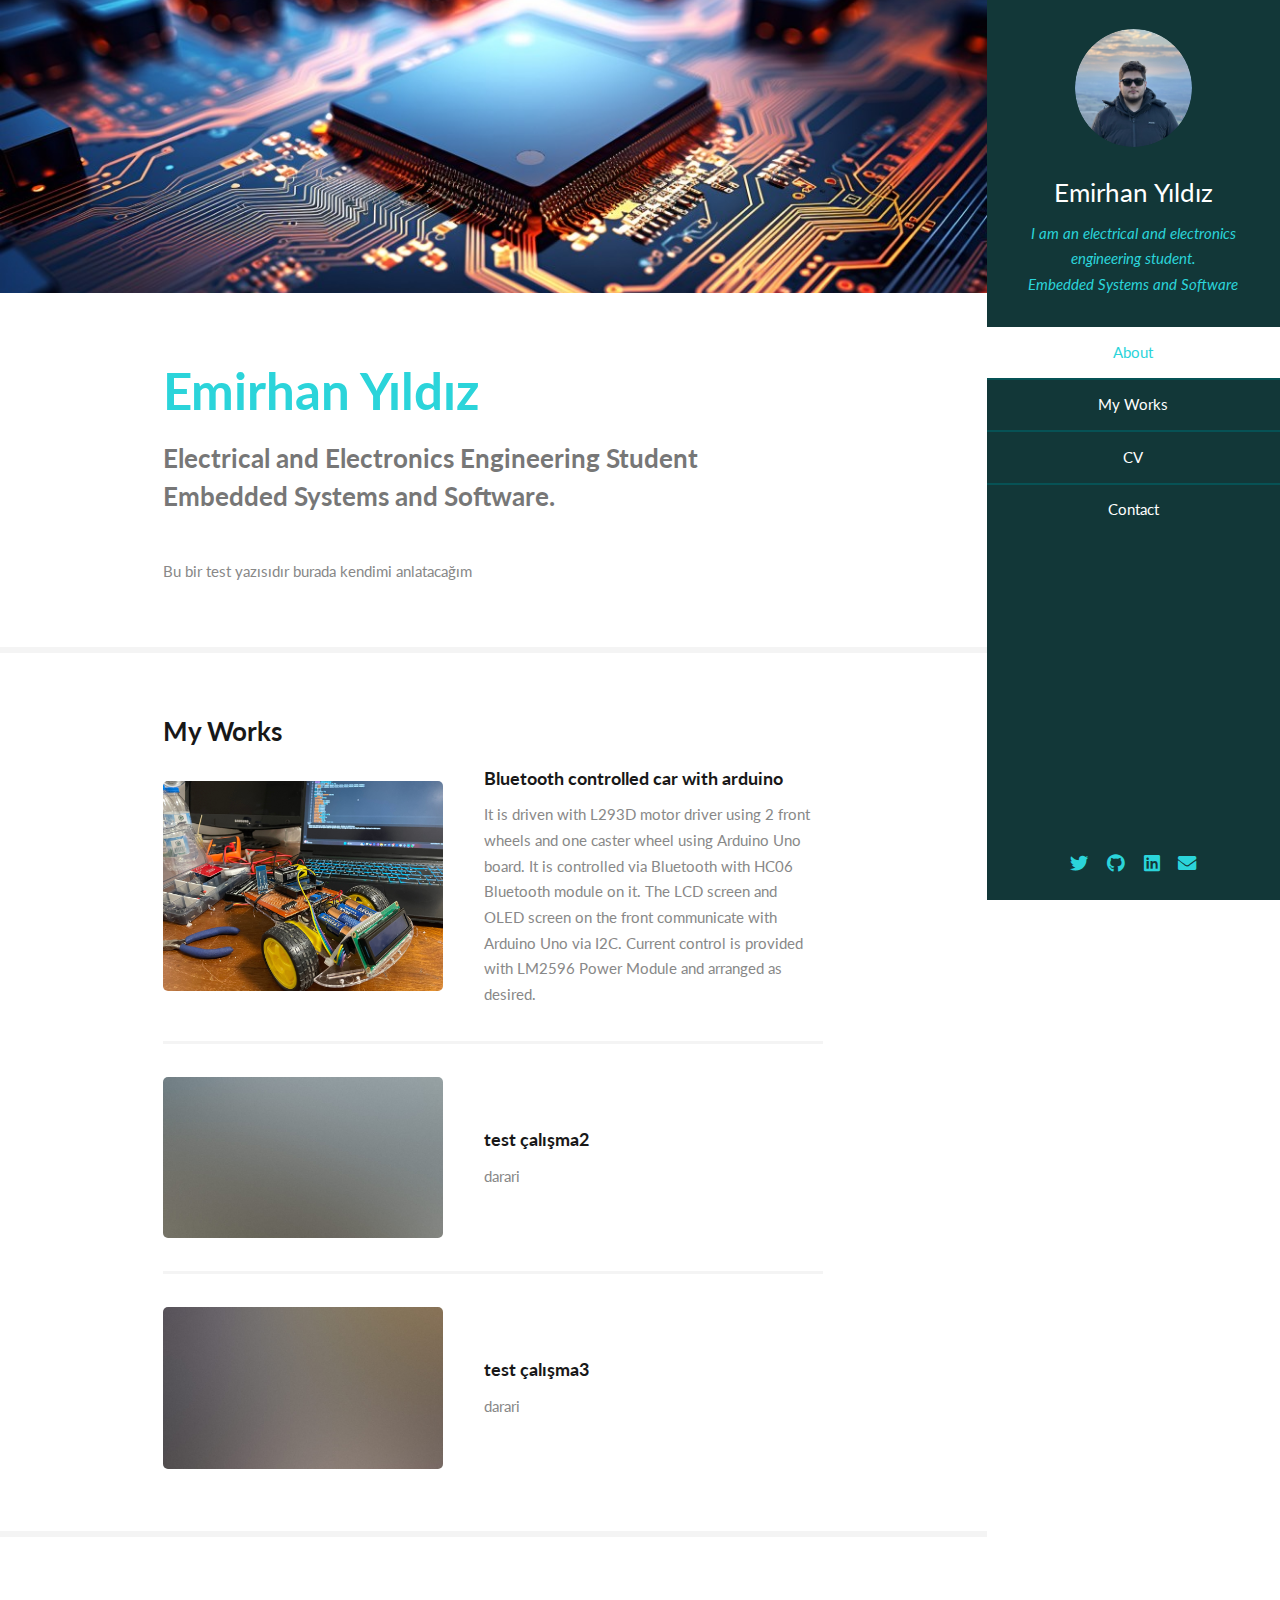
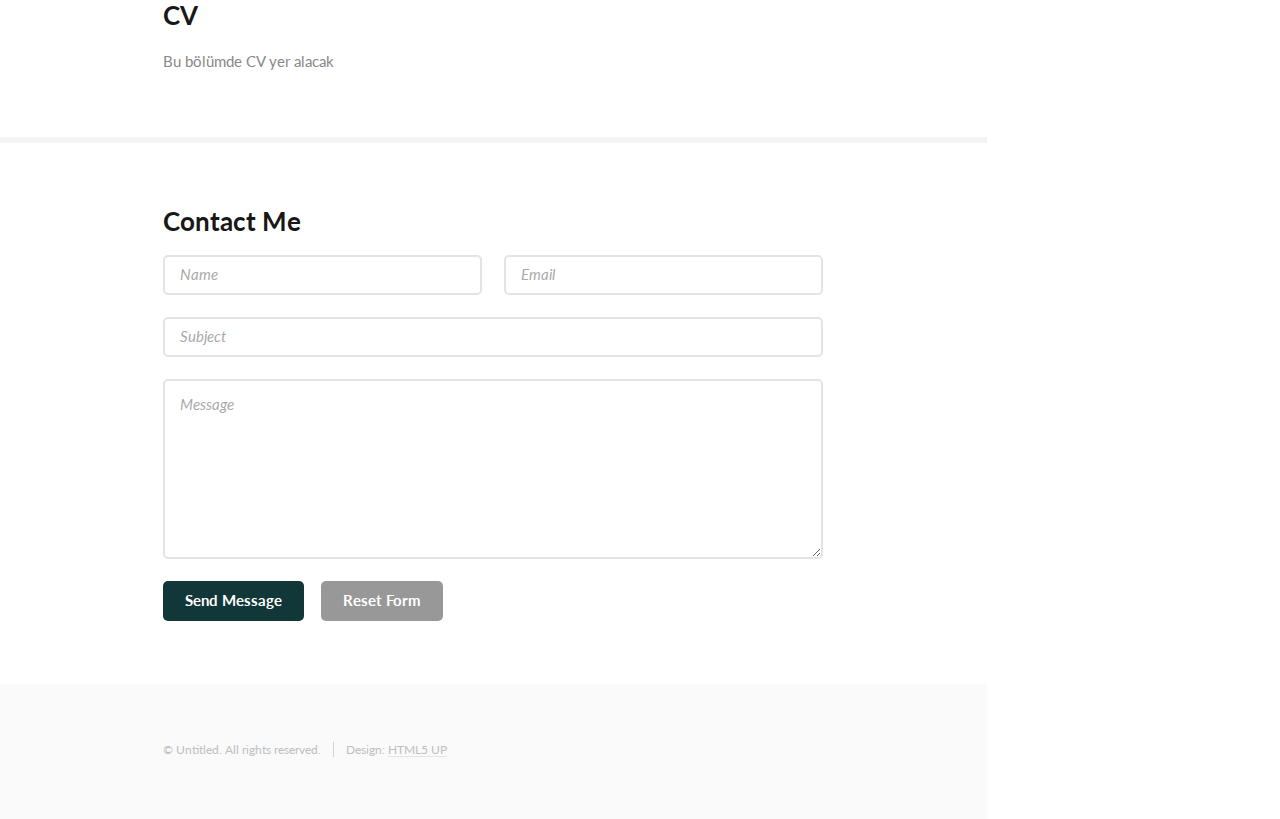
<file: index.html>
<!DOCTYPE HTML>
<!--
	Read Only by HTML5 UP
	html5up.net | @ajlkn
	Free for personal and commercial use under the CCA 3.0 license (html5up.net/license)
-->
<html>
	<head>
		<title>Emirhan Yıldız</title>
		<meta charset="utf-8" />
		<meta name="viewport" content="width=device-width, initial-scale=1, user-scalable=no" />
		<link rel="stylesheet" href="assets/css/main.css" />
	</head>
	<body class="is-preload">

		<!-- Header -->
			<section id="header">
				<header>
					<span class="image avatar"><img src="images/avatar.jpg" alt="" /></span>
					<h1 id="logo"><a href="#">Emirhan Yıldız</a></h1>
					<p>I am an electrical and electronics engineering student.<br />
						Embedded Systems and Software</p>
				</header>
				<nav id="nav">
					<ul>
						<li><a href="#one" class="active">About</a></li>
						<li><a href="#two">My Works</a></li>
						<li><a href="#three">CV</a></li>
						<li><a href="#four">Contact</a></li>
					</ul>
				</nav>
<footer>
    <ul class="icons">
        <li><a href="https://x.com/emirhanfalan" class="icon brands fa-twitter" target="_blank"><span class="label">Twitter</span></a></li>
        <li><a href="https://github.com/emrhnyz" class="icon brands fa-github" target="_blank"><span class="label">Github</span></a></li>
        <li><a href="https://www.linkedin.com/in/emirhan-yildiz25" class="icon brands fa-linkedin" target="_blank"><span class="label">Linkedin</span></a></li>
        <li><a href="mailto:yildiz.emrhn@gmail.com" class="icon solid fa-envelope" target="_blank"><span class="label">Email</span></a></li>
    </ul>
</footer>
			</section>

		<!-- Wrapper -->
			<div id="wrapper">

				<!-- Main -->
					<div id="main">

						<!-- One -->
							<section id="one">
								<div class="image main" data-position="center">
									<img src="images/banner.jpg" alt="" />
								</div>
								<div class="container">
									<header class="major">
										<h2>Emirhan Yıldız</h2>
										<p>Electrical and Electronics Engineering Student<br />
											Embedded Systems and Software</a>.</p>
									</header>
									<p>Bu bir test yazısıdır burada kendimi anlatacağım</p>
								</div>
							</section>							
							
						<!-- Three -->
							<section id="two">
								<div class="container">
									<h3>My Works</h3>
									<div class="features">
										<article>
											<a href="work1.html" class="image"><img src="images/work1pic1.jpg" alt="" /></a>
											<div class="inner">
												<h4>Bluetooth controlled car with arduino</h4>
												<p>It is driven with L293D motor driver using 2 front wheels and one caster wheel using Arduino Uno board.
													It is controlled via Bluetooth with HC06 Bluetooth module on it.
													The LCD screen and OLED screen on the front communicate with Arduino Uno via I2C.
													Current control is provided with LM2596 Power Module and arranged as desired.</p>
											</div>
										</article>
										<article>
											<a href="#" class="image"><img src="images/pic02.jpg" alt="" /></a>
											<div class="inner">
												<h4>test çalışma2</h4>
												<p>darari</p>
											</div>
										</article>
										<article>
											<a href="#" class="image"><img src="images/pic03.jpg" alt="" /></a>
											<div class="inner">
												<h4>test çalışma3</h4>
												<p>darari</p>
											</div>
										</article>
									</div>
								</div>
							</section>
						<!-- Two -->
							<section id="three">
								<div class="container">
									<h3>CV</h3>
									<p>Bu bölümde CV yer alacak</p>
									</ul>
								</div>
							</section>

						<!-- Four -->
							<section id="four">
								<div class="container">
									<h3>Contact Me</h3>
									<form method="post" action="https://formspree.io/f/mpwpwpqz">
										<div class="row gtr-uniform">
											<div class="col-6 col-12-xsmall"><input type="text" name="name" id="name" placeholder="Name" /></div>
											<div class="col-6 col-12-xsmall"><input type="email" name="email" id="email" placeholder="Email" /></div>
											<div class="col-12"><input type="text" name="subject" id="subject" placeholder="Subject" /></div>
											<div class="col-12"><textarea name="message" id="message" placeholder="Message" rows="6"></textarea></div>
											<div class="col-12">
												<ul class="actions">
													<li><input type="submit" class="primary" value="Send Message" /></li>
													<li><input type="reset" value="Reset Form" /></li>
												</ul>
											</div>
										</div>
									</form>
								</div>
							</section>

						<!-- Five -->
						<!--
							<section id="five">
								<div class="container">
									<h3>Elements</h3>

									<section>
										<h4>Text</h4>
										<p>This is <b>bold</b> and this is <strong>strong</strong>. This is <i>italic</i> and this is <em>emphasized</em>.
										This is <sup>superscript</sup> text and this is <sub>subscript</sub> text.
										This is <u>underlined</u> and this is code: <code>for (;;) { ... }</code>. Finally, <a href="#">this is a link</a>.</p>
										<hr />
										<header>
											<h4>Heading with a Subtitle</h4>
											<p>Lorem ipsum dolor sit amet nullam id egestas urna aliquam</p>
										</header>
										<p>Nunc lacinia ante nunc ac lobortis. Interdum adipiscing gravida odio porttitor sem non mi integer non faucibus ornare mi ut ante amet placerat aliquet. Volutpat eu sed ante lacinia sapien lorem accumsan varius montes viverra nibh in adipiscing blandit tempus accumsan.</p>
										<header>
											<h5>Heading with a Subtitle</h5>
											<p>Lorem ipsum dolor sit amet nullam id egestas urna aliquam</p>
										</header>
										<p>Nunc lacinia ante nunc ac lobortis. Interdum adipiscing gravida odio porttitor sem non mi integer non faucibus ornare mi ut ante amet placerat aliquet. Volutpat eu sed ante lacinia sapien lorem accumsan varius montes viverra nibh in adipiscing blandit tempus accumsan.</p>
										<hr />
										<h2>Heading Level 2</h2>
										<h3>Heading Level 3</h3>
										<h4>Heading Level 4</h4>
										<h5>Heading Level 5</h5>
										<h6>Heading Level 6</h6>
										<hr />
										<h5>Blockquote</h5>
										<blockquote>Fringilla nisl. Donec accumsan interdum nisi, quis tincidunt felis sagittis eget tempus euismod. Vestibulum ante ipsum primis in faucibus vestibulum. Blandit adipiscing eu felis iaculis volutpat ac adipiscing accumsan faucibus. Vestibulum ante ipsum primis in faucibus lorem ipsum dolor sit amet nullam adipiscing eu felis.</blockquote>
										<h5>Preformatted</h5>
										<pre><code>i = 0;

while (!deck.isInOrder()) {
    print 'Iteration ' + i;
    deck.shuffle();
    i++;
}

print 'It took ' + i + ' iterations to sort the deck.';</code></pre>
									</section>

									<section>
										<h4>Lists</h4>
										<div class="row">
											<div class="col-6 col-12-xsmall">
												<h5>Unordered</h5>
												<ul>
													<li>Dolor pulvinar etiam magna etiam.</li>
													<li>Sagittis adipiscing lorem eleifend.</li>
													<li>Felis enim feugiat dolore viverra.</li>
												</ul>
												<h5>Alternate</h5>
												<ul class="alt">
													<li>Dolor pulvinar etiam magna etiam.</li>
													<li>Sagittis adipiscing lorem eleifend.</li>
													<li>Felis enim feugiat dolore viverra.</li>
												</ul>
											</div>
											<div class="col-6 col-12-xsmall">
												<h5>Ordered</h5>
												<ol>
													<li>Dolor pulvinar etiam magna etiam.</li>
													<li>Etiam vel felis at lorem sed viverra.</li>
													<li>Felis enim feugiat dolore viverra.</li>
													<li>Dolor pulvinar etiam magna etiam.</li>
													<li>Etiam vel felis at lorem sed viverra.</li>
													<li>Felis enim feugiat dolore viverra.</li>
												</ol>
												<h5>Icons</h5>
												<ul class="icons">
													<li><a href="#" class="icon brands fa-twitter"><span class="label">Twitter</span></a></li>
													<li><a href="#" class="icon brands fa-facebook-f"><span class="label">Facebook</span></a></li>
													<li><a href="#" class="icon brands fa-instagram"><span class="label">Instagram</span></a></li>
													<li><a href="#" class="icon brands fa-github"><span class="label">Github</span></a></li>
													<li><a href="#" class="icon brands fa-dribbble"><span class="label">Dribbble</span></a></li>
													<li><a href="#" class="icon brands fa-tumblr"><span class="label">Tumblr</span></a></li>
												</ul>
											</div>
										</div>
										<h5>Actions</h5>
										<ul class="actions">
											<li><a href="#" class="button primary">Default</a></li>
											<li><a href="#" class="button">Default</a></li>
											<li><a href="#" class="button alt">Default</a></li>
										</ul>
										<ul class="actions small">
											<li><a href="#" class="button primary small">Small</a></li>
											<li><a href="#" class="button small">Small</a></li>
											<li><a href="#" class="button alt small">Small</a></li>
										</ul>
										<div class="row">
											<div class="col-3 col-6-medium col-12-xsmall">
												<ul class="actions stacked">
													<li><a href="#" class="button primary">Default</a></li>
													<li><a href="#" class="button">Default</a></li>
													<li><a href="#" class="button alt">Default</a></li>
												</ul>
											</div>
											<div class="col-3 col-6 col-12-xsmall">
												<ul class="actions stacked">
													<li><a href="#" class="button primary small">Small</a></li>
													<li><a href="#" class="button small">Small</a></li>
													<li><a href="#" class="button alt small">Small</a></li>
												</ul>
											</div>
											<div class="col-3 col-6-medium col-12-xsmall">
												<ul class="actions stacked">
													<li><a href="#" class="button primary fit">Default</a></li>
													<li><a href="#" class="button fit">Default</a></li>
													<li><a href="#" class="button alt fit">Default</a></li>
												</ul>
											</div>
											<div class="col-3 col-6-medium col-12-xsmall">
												<ul class="actions stacked">
													<li><a href="#" class="button primary small fit">Small</a></li>
													<li><a href="#" class="button small fit">Small</a></li>
													<li><a href="#" class="button alt small fit">Small</a></li>
												</ul>
											</div>
										</div>
									</section>

									<section>
										<h4>Table</h4>
										<h5>Default</h5>
										<div class="table-wrapper">
											<table>
												<thead>
													<tr>
														<th>Name</th>
														<th>Description</th>
														<th>Price</th>
													</tr>
												</thead>
												<tbody>
													<tr>
														<td>Item One</td>
														<td>Ante turpis integer aliquet porttitor.</td>
														<td>29.99</td>
													</tr>
													<tr>
														<td>Item Two</td>
														<td>Vis ac commodo adipiscing arcu aliquet.</td>
														<td>19.99</td>
													</tr>
													<tr>
														<td>Item Three</td>
														<td> Morbi faucibus arcu accumsan lorem.</td>
														<td>29.99</td>
													</tr>
													<tr>
														<td>Item Four</td>
														<td>Vitae integer tempus condimentum.</td>
														<td>19.99</td>
													</tr>
													<tr>
														<td>Item Five</td>
														<td>Ante turpis integer aliquet porttitor.</td>
														<td>29.99</td>
													</tr>
												</tbody>
												<tfoot>
													<tr>
														<td colspan="2"></td>
														<td>100.00</td>
													</tr>
												</tfoot>
											</table>
										</div>

										<h5>Alternate</h5>
										<div class="table-wrapper">
											<table class="alt">
												<thead>
													<tr>
														<th>Name</th>
														<th>Description</th>
														<th>Price</th>
													</tr>
												</thead>
												<tbody>
													<tr>
														<td>Item One</td>
														<td>Ante turpis integer aliquet porttitor.</td>
														<td>29.99</td>
													</tr>
													<tr>
														<td>Item Two</td>
														<td>Vis ac commodo adipiscing arcu aliquet.</td>
														<td>19.99</td>
													</tr>
													<tr>
														<td>Item Three</td>
														<td> Morbi faucibus arcu accumsan lorem.</td>
														<td>29.99</td>
													</tr>
													<tr>
														<td>Item Four</td>
														<td>Vitae integer tempus condimentum.</td>
														<td>19.99</td>
													</tr>
													<tr>
														<td>Item Five</td>
														<td>Ante turpis integer aliquet porttitor.</td>
														<td>29.99</td>
													</tr>
												</tbody>
												<tfoot>
													<tr>
														<td colspan="2"></td>
														<td>100.00</td>
													</tr>
												</tfoot>
											</table>
										</div>
									</section>

									<section>
										<h4>Buttons</h4>
										<ul class="actions">
											<li><a href="#" class="button primary">Primary</a></li>
											<li><a href="#" class="button">Default</a></li>
											<li><a href="#" class="button alt">Alternate</a></li>
										</ul>
										<ul class="actions">
											<li><a href="#" class="button primary large">Large</a></li>
											<li><a href="#" class="button">Default</a></li>
											<li><a href="#" class="button alt small">Small</a></li>
										</ul>
										<ul class="actions fit">
											<li><a href="#" class="button primary fit">Fit</a></li>
											<li><a href="#" class="button fit">Fit</a></li>
											<li><a href="#" class="button alt fit">Fit</a></li>
										</ul>
										<ul class="actions fit small">
											<li><a href="#" class="button primary fit small">Fit + Small</a></li>
											<li><a href="#" class="button fit small">Fit + Small</a></li>
											<li><a href="#" class="button alt fit small">Fit + Small</a></li>
										</ul>
										<ul class="actions">
											<li><a href="#" class="button primary icon solid fa-download">Icon</a></li>
											<li><a href="#" class="button icon solid fa-download">Icon</a></li>
											<li><a href="#" class="button alt icon solid fa-check">Icon</a></li>
										</ul>
										<ul class="actions">
											<li><span class="button primary disabled">Primary</span></li>
											<li><span class="button disabled">Default</span></li>
											<li><span class="button alt disabled">Alternate</span></li>
										</ul>
									</section>

									<section>
										<h4>Form</h4>
										<form method="post" action="#">
											<div class="row gtr-uniform">
												<div class="col-6 col-12-xsmall">
													<input type="text" name="demo-name" id="demo-name" value="" placeholder="Name" />
												</div>
												<div class="col-6 col-12-xsmall">
													<input type="email" name="demo-email" id="demo-email" value="" placeholder="Email" />
												</div>
												<div class="col-12">
													<select name="demo-category" id="demo-category">
														<option value="">- Category -</option>
														<option value="1">Manufacturing</option>
														<option value="1">Shipping</option>
														<option value="1">Administration</option>
														<option value="1">Human Resources</option>
													</select>
												</div>
												<div class="col-4 col-12-medium">
													<input type="radio" id="demo-priority-low" name="demo-priority" checked>
													<label for="demo-priority-low">Low Priority</label>
												</div>
												<div class="col-4 col-12-medium">
													<input type="radio" id="demo-priority-normal" name="demo-priority">
													<label for="demo-priority-normal">Normal Priority</label>
												</div>
												<div class="col-4 col-12-medium">
													<input type="radio" id="demo-priority-high" name="demo-priority">
													<label for="demo-priority-high">High Priority</label>
												</div>
												<div class="col-6 col-12-medium">
													<input type="checkbox" id="demo-copy" name="demo-copy">
													<label for="demo-copy">Email me a copy of this message</label>
												</div>
												<div class="col-6 col-12-medium">
													<input type="checkbox" id="demo-human" name="demo-human" checked>
													<label for="demo-human">I am a human and not a robot</label>
												</div>
												<div class="col-12">
													<textarea name="demo-message" id="demo-message" placeholder="Enter your message" rows="6"></textarea>
												</div>
												<div class="col-12">
													<ul class="actions">
														<li><input type="submit" value="Send Message" /></li>
														<li><input type="reset" value="Reset" class="alt" /></li>
													</ul>
												</div>
											</div>
										</form>
									</section>

									<section>
										<h4>Image</h4>
										<h5>Fit</h5>
										<span class="image fit"><img src="images/banner.jpg" alt="" /></span>
										<div class="box alt">
											<div class="row gtr-50 gtr-uniform">
												<div class="col-4"><span class="image fit"><img src="images/pic01.jpg" alt="" /></span></div>
												<div class="col-4"><span class="image fit"><img src="images/pic02.jpg" alt="" /></span></div>
												<div class="col-4"><span class="image fit"><img src="images/pic03.jpg" alt="" /></span></div>
												<div class="col-4"><span class="image fit"><img src="images/pic02.jpg" alt="" /></span></div>
												<div class="col-4"><span class="image fit"><img src="images/pic03.jpg" alt="" /></span></div>
												<div class="col-4"><span class="image fit"><img src="images/pic01.jpg" alt="" /></span></div>
												<div class="col-4"><span class="image fit"><img src="images/pic03.jpg" alt="" /></span></div>
												<div class="col-4"><span class="image fit"><img src="images/pic01.jpg" alt="" /></span></div>
												<div class="col-4"><span class="image fit"><img src="images/pic02.jpg" alt="" /></span></div>
											</div>
										</div>
										<h5>Left &amp; Right</h5>
										<p><span class="image left"><img src="images/avatar.jpg" alt="" /></span>Fringilla nisl. Donec accumsan interdum nisi, quis tincidunt felis sagittis eget. tempus euismod. Vestibulum ante ipsum primis in faucibus vestibulum. Blandit adipiscing eu felis iaculis volutpat ac adipiscing accumsan eu faucibus. Integer ac pellentesque praesent tincidunt felis sagittis eget. tempus euismod. Vestibulum ante ipsum primis in faucibus vestibulum. Blandit adipiscing eu felis iaculis volutpat ac adipiscing accumsan eu faucibus. Integer ac pellentesque praesent. Donec accumsan interdum nisi, quis tincidunt felis sagittis eget. tempus euismod. Vestibulum ante ipsum primis in faucibus vestibulum. Blandit adipiscing eu felis iaculis volutpat ac adipiscing accumsan eu faucibus. Integer ac pellentesque praesent tincidunt felis sagittis eget. tempus euismod. Vestibulum ante ipsum primis in faucibus vestibulum. Blandit adipiscing eu felis iaculis volutpat ac adipiscing accumsan eu faucibus. Integer ac pellentesque praesent.</p>
										<p><span class="image right"><img src="images/avatar.jpg" alt="" /></span>Fringilla nisl. Donec accumsan interdum nisi, quis tincidunt felis sagittis eget. tempus euismod. Vestibulum ante ipsum primis in faucibus vestibulum. Blandit adipiscing eu felis iaculis volutpat ac adipiscing accumsan eu faucibus. Integer ac pellentesque praesent tincidunt felis sagittis eget. tempus euismod. Vestibulum ante ipsum primis in faucibus vestibulum. Blandit adipiscing eu felis iaculis volutpat ac adipiscing accumsan eu faucibus. Integer ac pellentesque praesent. Donec accumsan interdum nisi, quis tincidunt felis sagittis eget. tempus euismod. Vestibulum ante ipsum primis in faucibus vestibulum. Blandit adipiscing eu felis iaculis volutpat ac adipiscing accumsan eu faucibus. Integer ac pellentesque praesent tincidunt felis sagittis eget. tempus euismod. Vestibulum ante ipsum primis in faucibus vestibulum. Blandit adipiscing eu felis iaculis volutpat ac adipiscing accumsan eu faucibus. Integer ac pellentesque praesent.</p>
									</section>

								</div>
							</section>
						-->

					</div>

				<!-- Footer -->
					<section id="footer">
						<div class="container">
							<ul class="copyright">
								<li>&copy; Untitled. All rights reserved.</li><li>Design: <a href="http://html5up.net">HTML5 UP</a></li>
							</ul>
						</div>
					</section>

			</div>

		<!-- Scripts -->
			<script src="assets/js/jquery.min.js"></script>
			<script src="assets/js/jquery.scrollex.min.js"></script>
			<script src="assets/js/jquery.scrolly.min.js"></script>
			<script src="assets/js/browser.min.js"></script>
			<script src="assets/js/breakpoints.min.js"></script>
			<script src="assets/js/util.js"></script>
			<script src="assets/js/main.js"></script>

	</body>
</html>
</file>
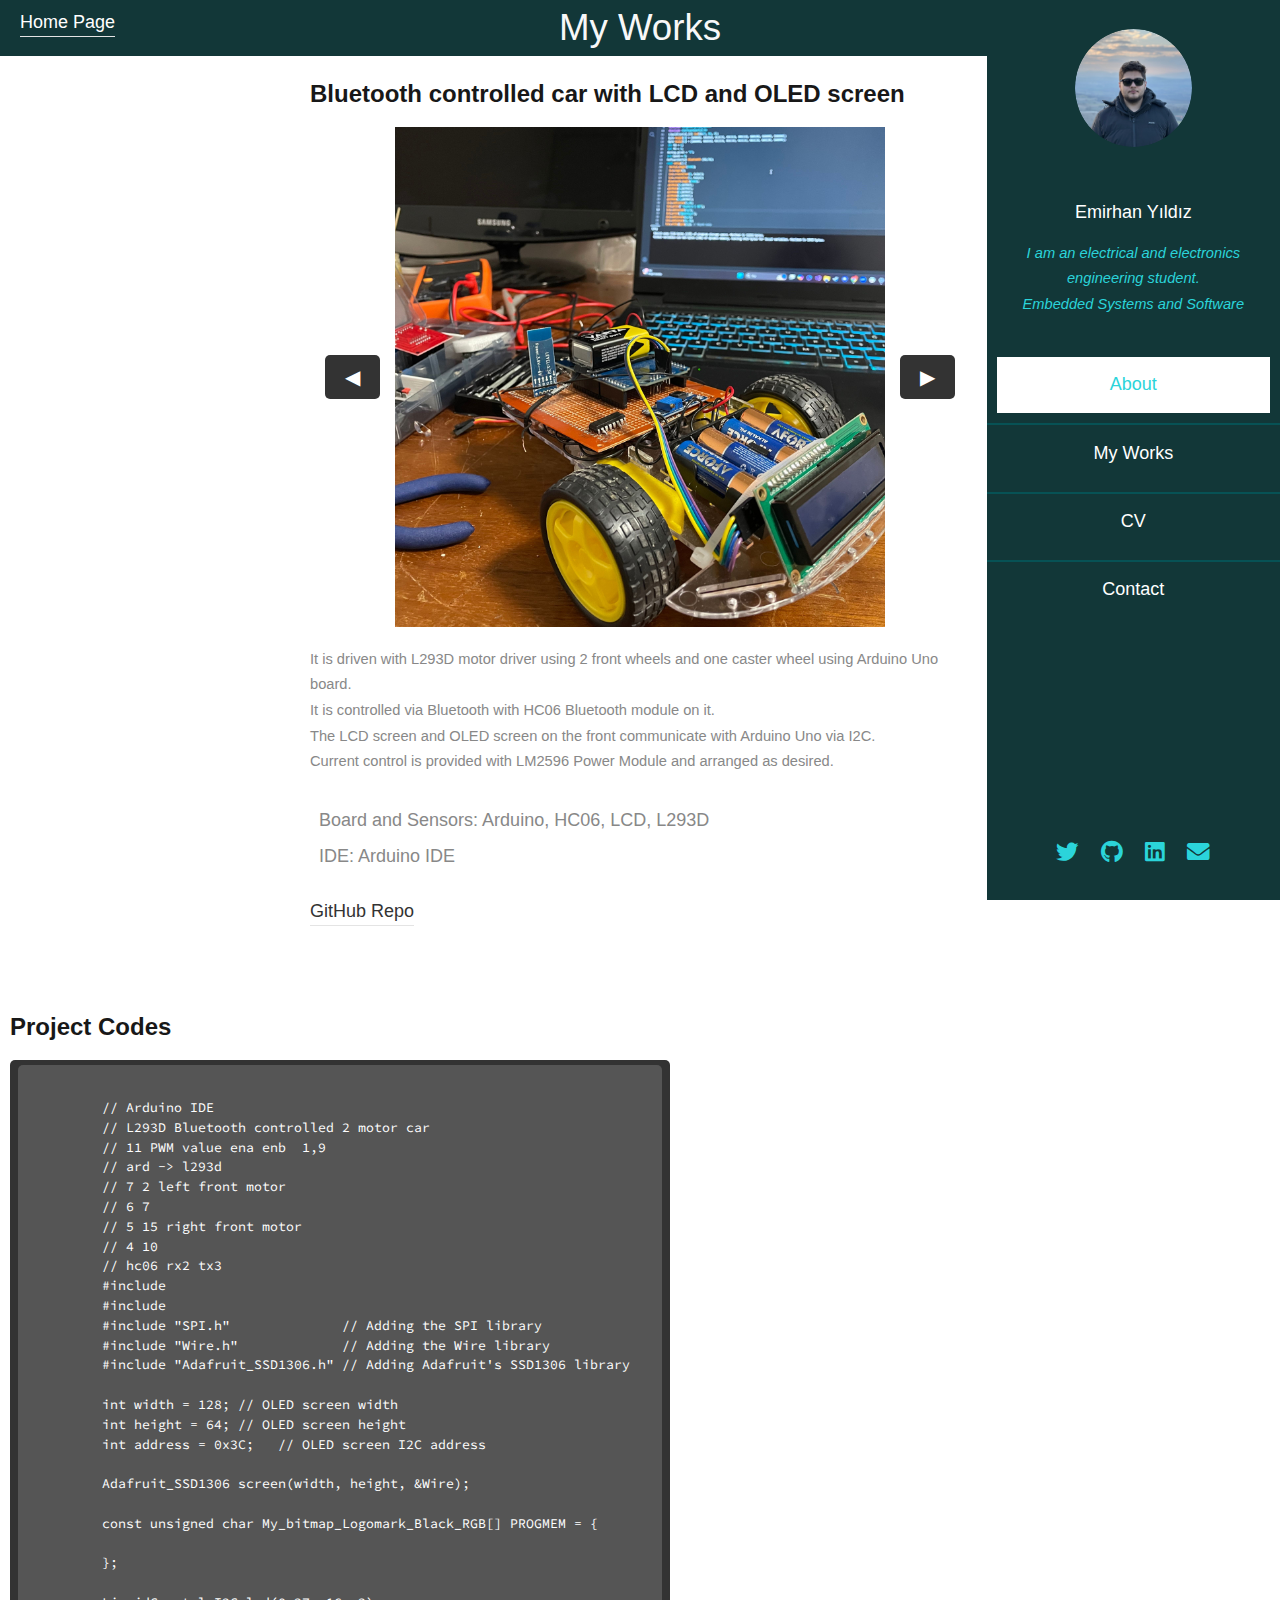
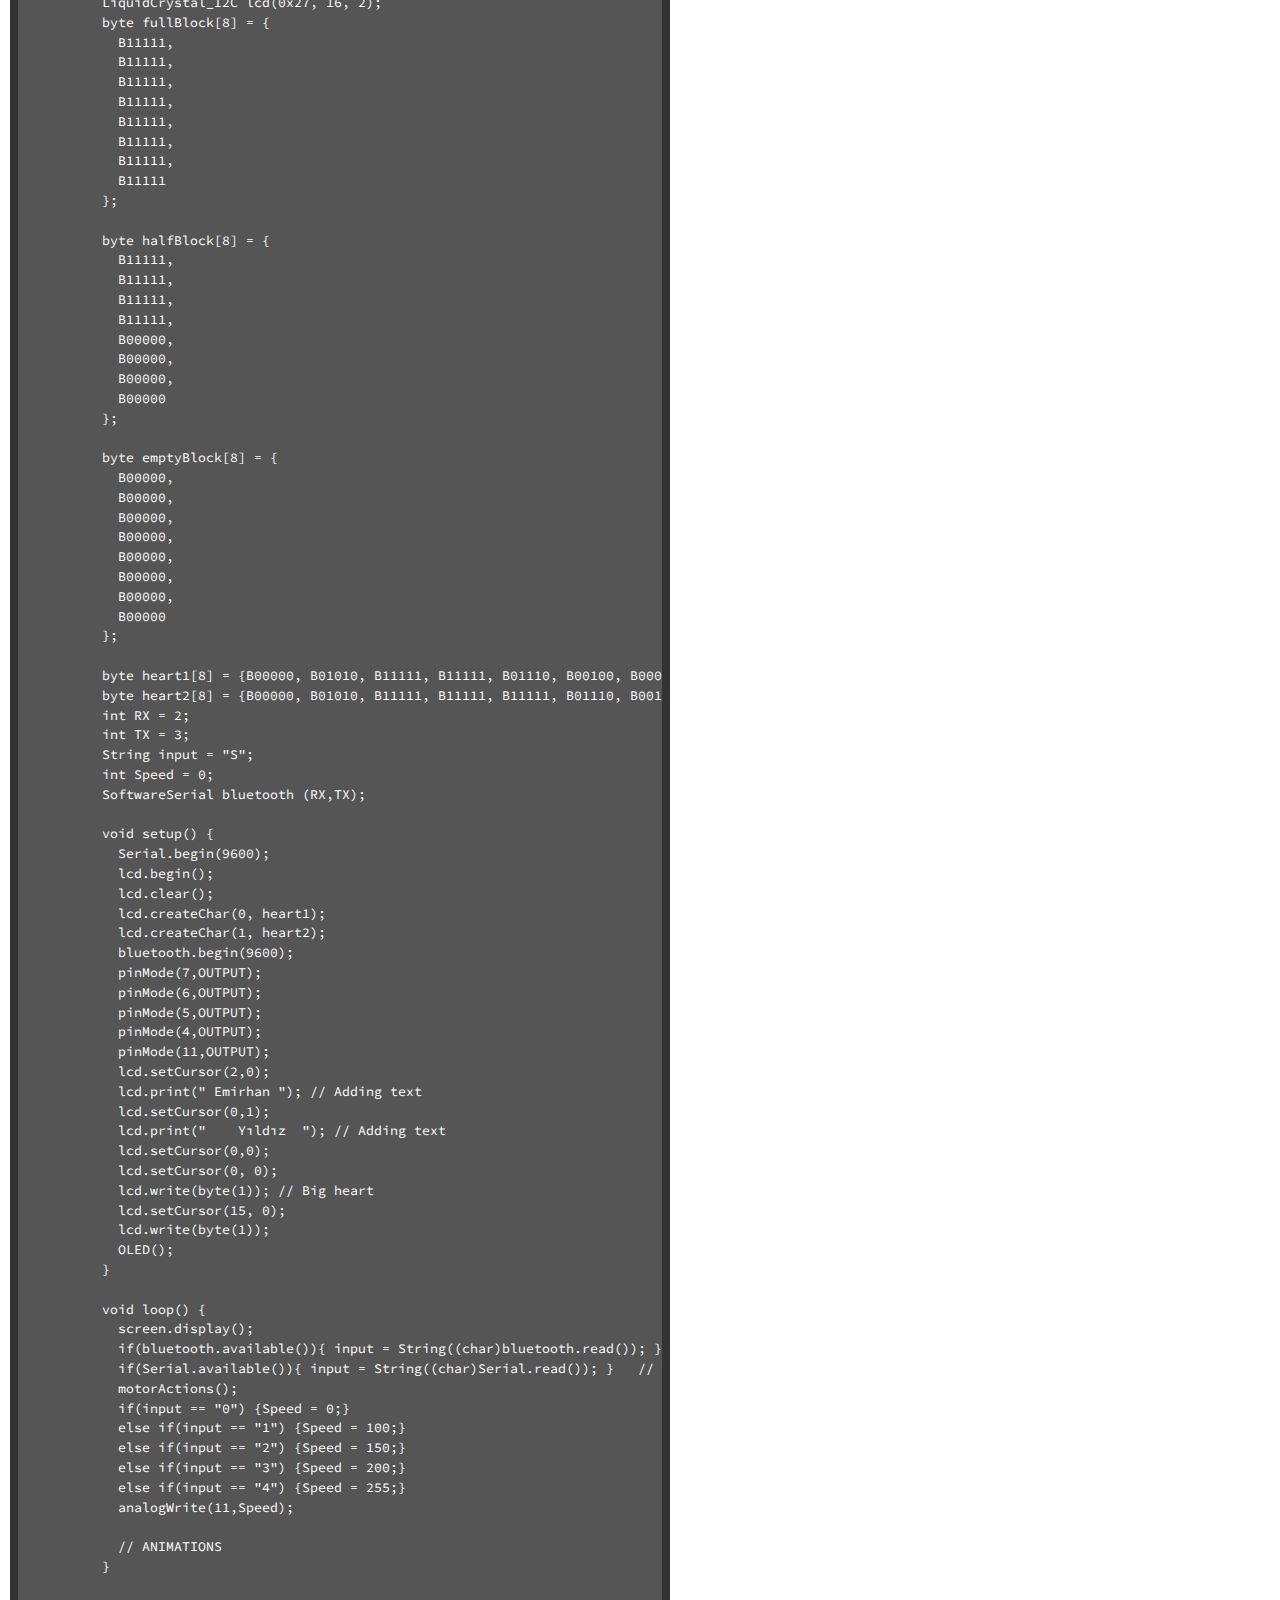
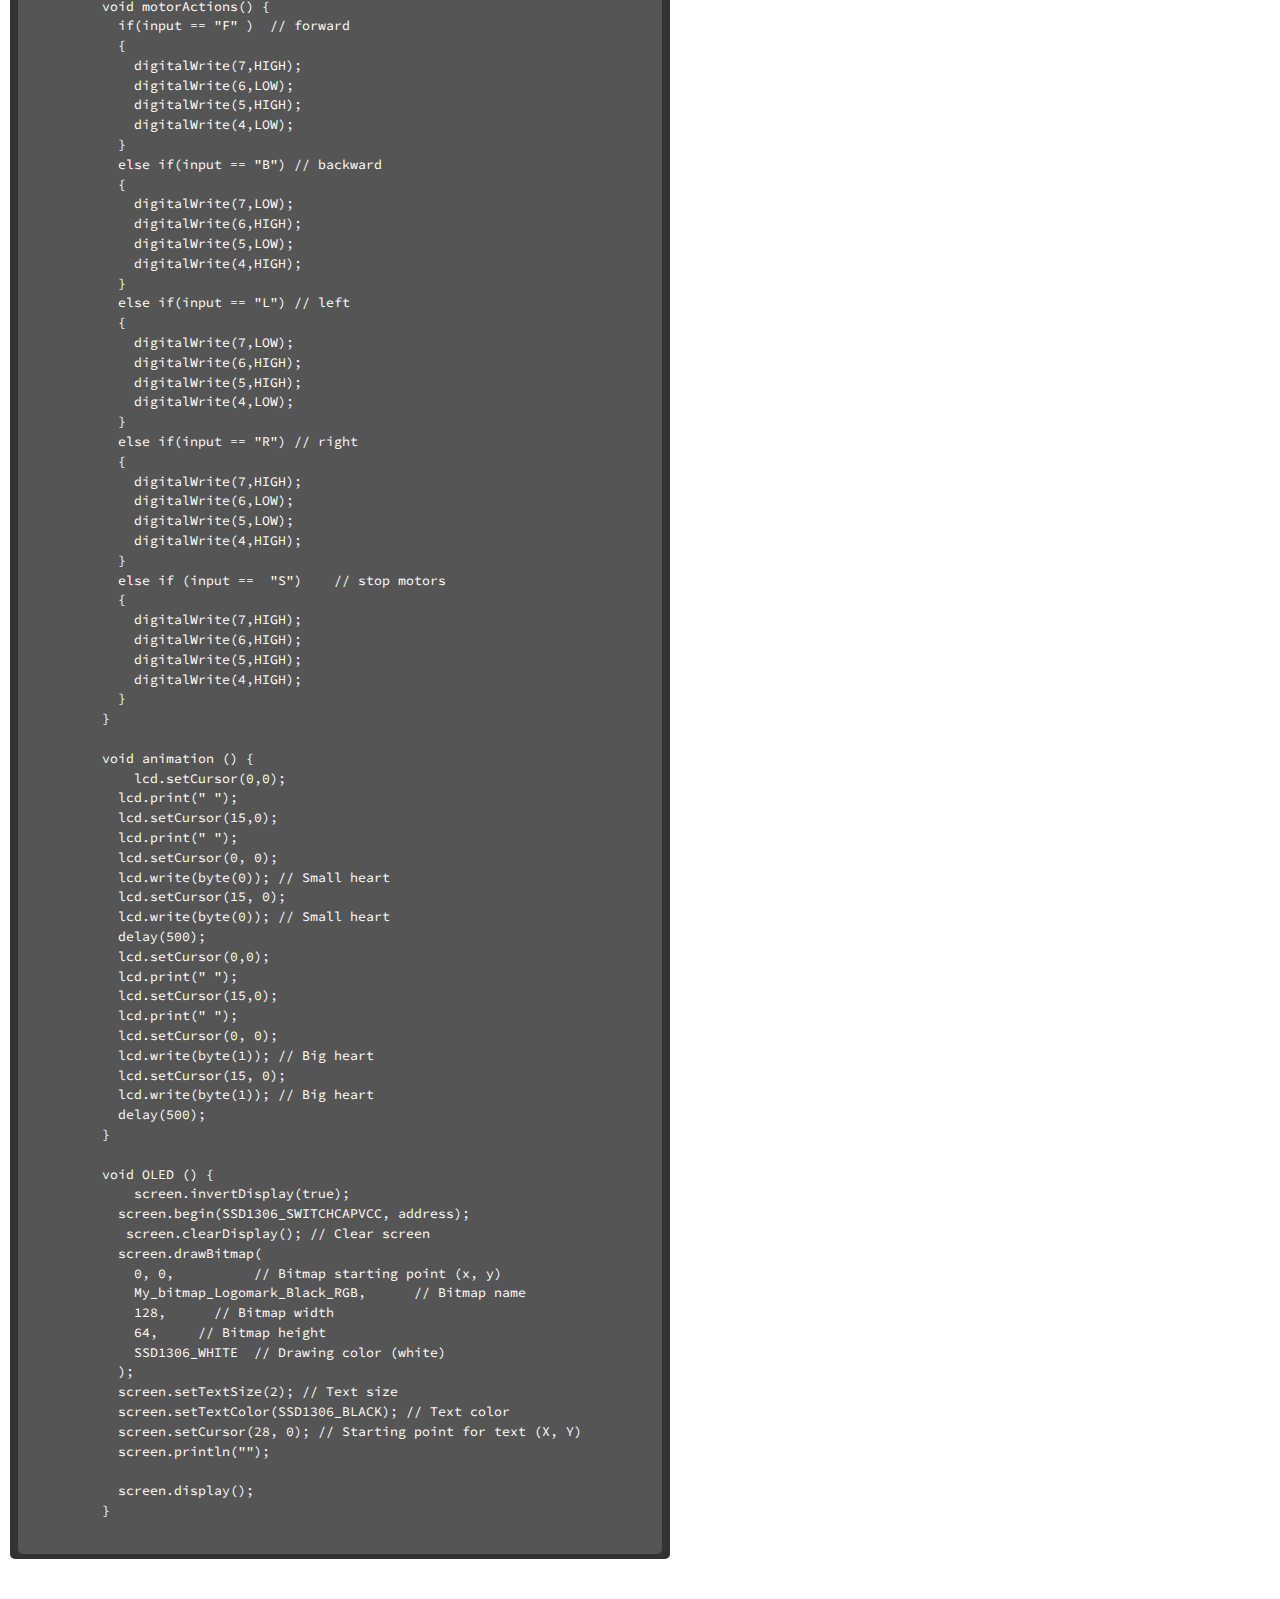
<file: work1.html>
<!DOCTYPE html>
<html lang="tr">
<head>
    <meta charset="UTF-8">
    <meta name="viewport" content="width=device-width, initial-scale=1.0">
    <title>Test Çalışması Detayları</title>
    <link rel="stylesheet" href="assets/css/main.css">
    <link rel="stylesheet" href="assets/css/work.css">
</head>
<body>
    <header>
        <h1>My Works</h1>
        <nav>
            <a href="index.html" class="home-link">Home Page</a>
        </nav>
    </header>
    
    <section id="work-detail">
        <div class="container">
            <section id="header">
				<header>
					<span class="image avatar"><img src="images/avatar.jpg" alt="" /></span>
					<h1 id="logo"><a href="#">Emirhan Yıldız</a></h1>
					<p>I am an electrical and electronics engineering student.<br />
						Embedded Systems and Software</p>
				</header>
				<nav id="nav">
					<ul>
						<li><a href="index.html#one" class="active">About</a></li>
						<li><a href="index.html#two">My Works</a></li>
						<li><a href="index.html#three">CV</a></li>
						<li><a href="index.html#four">Contact</a></li>
					</ul>
				</nav>
<footer>
    <ul class="icons">
        <li><a href="https://x.com/emirhanfalan" class="icon brands fa-twitter" target="_blank"><span class="label">Twitter</span></a></li>
        <li><a href="https://github.com/emrhnyz" class="icon brands fa-github" target="_blank"><span class="label">Github</span></a></li>
        <li><a href="https://www.linkedin.com/in/emirhan-yildiz25" class="icon brands fa-linkedin" target="_blank"><span class="label">Linkedin</span></a></li>
        <li><a href="mailto:yildiz.emrhn@gmail.com" class="icon solid fa-envelope" target="_blank"><span class="label">Email</span></a></li>
    </ul>
</footer>
			</section>
            <h2>Bluetooth controlled car with LCD and OLED screen</h2>
            <div class="slider-container">
                <!-- Geri gitme butonu -->
                <button id="prevBtn">◀</button>

                <!-- Slider kısmı -->
                <div class="slider">
                    <img src="images/work1pic1.jpg" alt="Resim 1">
                    <img src="images/work1pic2.jpg" alt="Resim 2">
                    <img src="images/work1pic3.jpg" alt="Resim 3">
                </div>
                
                <!-- İleri gitme butonu -->
                <button id="nextBtn">▶</button>
            </div>
        
            <script src="assets/js/slider.js"></script>
            <p>It is driven with L293D motor driver using 2 front wheels and one caster wheel using Arduino Uno board.<br>
                It is controlled via Bluetooth with HC06 Bluetooth module on it.<br>
                The LCD screen and OLED screen on the front communicate with Arduino Uno via I2C.<br>
                Current control is provided with LM2596 Power Module and arranged as desired.</p>
            <ul>
                <li>Board and Sensors: Arduino, HC06, LCD, L293D</li>
                <li>IDE: Arduino IDE</li>
                <a href="https://github.com/emrhnyz/bluetooth-car-arduino" target="_blank">GitHub Repo</a>
            </ul>
        </div>
    </section>
    <section id="project-code">
        <h2>Project Codes</h2>
        <pre><code>
        // Arduino IDE
        // L293D Bluetooth controlled 2 motor car
        // 11 PWM value ena enb  1,9
        // ard -> l293d
        // 7 2 left front motor
        // 6 7 
        // 5 15 right front motor
        // 4 10
        // hc06 rx2 tx3
        #include <LiquidCrystal_I2C.h>
        #include <SoftwareSerial.h>
        #include "SPI.h"              // Adding the SPI library
        #include "Wire.h"             // Adding the Wire library
        #include "Adafruit_SSD1306.h" // Adding Adafruit's SSD1306 library
        
        int width = 128; // OLED screen width
        int height = 64; // OLED screen height
        int address = 0x3C;   // OLED screen I2C address
        
        Adafruit_SSD1306 screen(width, height, &Wire); 
        
        const unsigned char My_bitmap_Logomark_Black_RGB[] PROGMEM = {
        
        };
        
        LiquidCrystal_I2C lcd(0x27, 16, 2); 
        byte fullBlock[8] = {
          B11111,
          B11111,
          B11111,
          B11111,
          B11111,
          B11111,
          B11111,
          B11111
        };
        
        byte halfBlock[8] = {
          B11111,
          B11111,
          B11111,
          B11111,
          B00000,
          B00000,
          B00000,
          B00000
        };
        
        byte emptyBlock[8] = {
          B00000,
          B00000,
          B00000,
          B00000,
          B00000,
          B00000,
          B00000,
          B00000
        };
        
        byte heart1[8] = {B00000, B01010, B11111, B11111, B01110, B00100, B00000, B00000};
        byte heart2[8] = {B00000, B01010, B11111, B11111, B11111, B01110, B00100, B00000};
        int RX = 2;
        int TX = 3;
        String input = "S";
        int Speed = 0;
        SoftwareSerial bluetooth (RX,TX);
        
        void setup() {
          Serial.begin(9600);
          lcd.begin();
          lcd.clear();
          lcd.createChar(0, heart1);
          lcd.createChar(1, heart2);
          bluetooth.begin(9600);
          pinMode(7,OUTPUT);
          pinMode(6,OUTPUT);
          pinMode(5,OUTPUT);
          pinMode(4,OUTPUT);
          pinMode(11,OUTPUT);
          lcd.setCursor(2,0);
          lcd.print(" Emirhan "); // Adding text 
          lcd.setCursor(0,1);
          lcd.print("    Yıldız  "); // Adding text 
          lcd.setCursor(0,0);
          lcd.setCursor(0, 0);
          lcd.write(byte(1)); // Big heart
          lcd.setCursor(15, 0);
          lcd.write(byte(1));
          OLED();
        }
        
        void loop() {
          screen.display();
          if(bluetooth.available()){ input = String((char)bluetooth.read()); }
          if(Serial.available()){ input = String((char)Serial.read()); }   // When Bluetooth receives data, assign it to the input variable
          motorActions();
          if(input == "0") {Speed = 0;}
          else if(input == "1") {Speed = 100;}
          else if(input == "2") {Speed = 150;}
          else if(input == "3") {Speed = 200;}
          else if(input == "4") {Speed = 255;}
          analogWrite(11,Speed);
        
          // ANIMATIONS
        }
        
        void motorActions() {
          if(input == "F" )  // forward
          {
            digitalWrite(7,HIGH);
            digitalWrite(6,LOW);
            digitalWrite(5,HIGH);
            digitalWrite(4,LOW);
          }
          else if(input == "B") // backward
          {
            digitalWrite(7,LOW);
            digitalWrite(6,HIGH);
            digitalWrite(5,LOW);
            digitalWrite(4,HIGH);
          }
          else if(input == "L") // left
          {
            digitalWrite(7,LOW);
            digitalWrite(6,HIGH);
            digitalWrite(5,HIGH);
            digitalWrite(4,LOW);
          }
          else if(input == "R") // right
          {
            digitalWrite(7,HIGH);
            digitalWrite(6,LOW);
            digitalWrite(5,LOW);
            digitalWrite(4,HIGH);
          }
          else if (input ==  "S")    // stop motors
          {
            digitalWrite(7,HIGH);
            digitalWrite(6,HIGH);
            digitalWrite(5,HIGH);
            digitalWrite(4,HIGH);
          }
        }
        
        void animation () {
            lcd.setCursor(0,0);
          lcd.print(" ");
          lcd.setCursor(15,0);
          lcd.print(" ");
          lcd.setCursor(0, 0);
          lcd.write(byte(0)); // Small heart
          lcd.setCursor(15, 0);
          lcd.write(byte(0)); // Small heart
          delay(500);
          lcd.setCursor(0,0);
          lcd.print(" ");
          lcd.setCursor(15,0);
          lcd.print(" ");
          lcd.setCursor(0, 0);
          lcd.write(byte(1)); // Big heart
          lcd.setCursor(15, 0);
          lcd.write(byte(1)); // Big heart
          delay(500);
        }
        
        void OLED () {
            screen.invertDisplay(true);
          screen.begin(SSD1306_SWITCHCAPVCC, address);
           screen.clearDisplay(); // Clear screen
          screen.drawBitmap(
            0, 0,          // Bitmap starting point (x, y)
            My_bitmap_Logomark_Black_RGB,      // Bitmap name
            128,      // Bitmap width
            64,     // Bitmap height
            SSD1306_WHITE  // Drawing color (white)
          );
          screen.setTextSize(2); // Text size
          screen.setTextColor(SSD1306_BLACK); // Text color
          screen.setCursor(28, 0); // Starting point for text (X, Y)
          screen.println("");
        
          screen.display();
        }
        </code></pre>
      </section>
      
</body>
</html>
</file>
<file: assets/css/work.css>
/* Genel Stiller */
body {
    font-family: Arial, sans-serif;
    margin: 0;
    padding: 0;
    background-color: #f4f4f4;
}
#project-code {
    margin-top: 20px;
    padding: 10px;
    background-color: #ffffff; /* Arka plan rengini ayarla */
    color: #fff; /* Yazı rengini beyaz yap */
    border-radius: 8px; /* Köşeleri yuvarlak yap */
    margin-right: 300px; /* Sağdan boşluk ekleyerek sağa kaymayı engelle */
}

pre {
    background-color: #333; /* Kod kutusunun arka planını koyulaştır */
    padding: 5px; /* İçeriği kutudan biraz uzaklaştır */
    border-radius: 5px; /* Köşeleri yuvarlak yap */
    overflow-x: auto; /* Uzun kodlar için yatay kaydırma ekle */
    margin-right: 300px; /* Sağ taraftan ekstra boşluk ekle */
}

code {
    font-family: "Source Code Pro", monospace; /* Yazı tipi seçimi */
    font-size: 1em; /* Yazı büyüklüğü */
}

  

header {
    background-color: #123738;
    color: white;
    padding: 15px 0;
    text-align: center;
}

nav a {
    color: white;
    text-decoration: none;
    font-size: 18px;
    margin: 0 10px;
}

nav .home-link {
    position: absolute;
    top: 10px; /* Üstten 10px uzaklık */
    left: 10px; /* Soldan 10px uzaklık */
    color: white;
    text-decoration: none;
    font-size: 18px;
}

nav .home-link:hover {
    color: #2bd4da; /* Hover durumunda renk değişimi (örneğin domates kırmızısı) */
    font-size: 20px; /* Hover durumunda font boyutunu büyütme */
    text-decoration: underline; /* Alt çizgi ekleyebilirsiniz */
}


h1 {
    margin: 0;
}

#work-detail {
    padding: 20px;
}

h2 {
    font-size: 24px;
    margin-bottom: 15px;
}

/* Slider Container düzenlemesi */
.slider-container {
    display: flex; /* Flexbox kullanarak buton ve resmi yatayda hizalıyoruz */
    justify-content: center;
    align-items: center; /* Dikeyde ortalamak için */
    margin-bottom: 20px;
}

.slider {
    display: flex;
    justify-content: center;
    align-items: center;
    overflow: hidden;
}

.slider img {
    width: auto; /* Resmin genişliğini sabit tutarak hizalama yapıyoruz */
    height: 500px;
    margin: 0 10px; /* Resimler arasına boşluk ekliyoruz */
    transition: transform 0.3s ease; /* Resimlerin geçiş efekti */
}

/* Butonlar */
button {
    background-color: #333;
    color: white;
    border: none;
    padding: 10px 20px;
    font-size: 20px;
    cursor: pointer;
    margin: 0 15px; /* Butonlar arasında boşluk */
    border-radius: 5px;
}

button:hover {
    background-color: #555;
}

/* Genel Video ve Link Stili */
video {
    width: 100%;
    max-width: 800px;
    display: block;
    margin: 20px auto;
}

ul {
    list-style-type: none;
    padding: 0;
}

ul li {
    font-size: 18px;
    margin: 10px 0;
}

a {
    display: inline-block;
    margin-top: 20px;
    font-size: 18px;
    color: #333;
    text-decoration: none;
}

a:hover {
    text-decoration: underline;
}
</file>
<file: assets/css/main.css>
@import url("fontawesome-all.min.css");
@import url("https://fonts.googleapis.com/css?family=Lato:400,400italic,700,700italic|Source+Code+Pro:400");

/*
	Read Only by HTML5 UP
	html5up.net | @ajlkn
	Free for personal and commercial use under the CCA 3.0 license (html5up.net/license)
*/

html, body, div, span, applet, object,
iframe, h1, h2, h3, h4, h5, h6, p, blockquote,
pre, a, abbr, acronym, address, big, cite,
code, del, dfn, em, img, ins, kbd, q, s, samp,
small, strike, strong, sub, sup, tt, var, b,
u, i, center, dl, dt, dd, ol, ul, li, fieldset,
form, label, legend, table, caption, tbody,
tfoot, thead, tr, th, td, article, aside,
canvas, details, embed, figure, figcaption,
footer, header, hgroup, menu, nav, output, ruby,
section, summary, time, mark, audio, video {
	margin: 0;
	padding: 0;
	border: 0;
	font-size: 100%;
	font: inherit;
	vertical-align: baseline;}

article, aside, details, figcaption, figure,
footer, header, hgroup, menu, nav, section {
	display: block;}

body {
	line-height: 1;
}

ol, ul {
	list-style: none;
}

blockquote, q {
	quotes: none;
}

	blockquote:before, blockquote:after, q:before, q:after {
		content: '';
		content: none;
	}

table {
	border-collapse: collapse;
	border-spacing: 0;
}

body {
	-webkit-text-size-adjust: none;
}

mark {
	background-color: #2d423f;
	color: inherit;
}

input::-moz-focus-inner {
	border: 0;
	padding: 0;
}

input, select, textarea {
	-moz-appearance: none;
	-webkit-appearance: none;
	-ms-appearance: none;
	appearance: none;
}

/* Basic */

	html {
		box-sizing: border-box;
	}

	*, *:before, *:after {
		box-sizing: inherit;
	}

	html, body {
		background-color: #ffffff !important;
	}
	

		body.is-preload *, body.is-preload *:before, body.is-preload *:after {
			-moz-animation: none !important;
			-webkit-animation: none !important;
			-ms-animation: none !important;
			animation: none !important;
			-moz-transition: none !important;
			-webkit-transition: none !important;
			-ms-transition: none !important;
			transition: none !important;
		}

	body, input, select, textarea {
		color: #888;
		font-family: "Lato", sans-serif;
		font-size: 16pt;
		font-weight: 400;
		line-height: 1.75em;
	}

	a {
		-moz-transition: color 0.2s ease-in-out, border-color 0.2s ease-in-out;
		-webkit-transition: color 0.2s ease-in-out, border-color 0.2s ease-in-out;
		-ms-transition: color 0.2s ease-in-out, border-color 0.2s ease-in-out;
		transition: color 0.2s ease-in-out, border-color 0.2s ease-in-out;
		border-bottom: solid 1px #e4e4e4;
		color: inherit;
		text-decoration: none;
	}

		a:hover {
			border-bottom-color: transparent;
			color: #2bd4da !important;
		}

	strong, b {
		color: #777;
		font-weight: 700;
	}

	em, i {
		font-style: italic;
	}

	p {
		margin: 0 0 2.25em 0;
	}
	h1 {
		font-size: 2.5em;
		color: #f8f8f8;
		font-weight: 5000;
		line-height: auto;
		margin: 0 0 0.5625em 0;
	}

	h2, h3, h4, h5, h6 {
		color: #181818;
		font-weight: 700;
		line-height: 1em;
		margin: 0 0 0.5625em 0;
	}

		h1 a, h2 a, h3 a, h4 a, h5 a, h6 a {
			border: 0;
			color: inherit;
			text-decoration: none;
		}

	h2 {
		font-size: 2em;
		line-height: 1.5em;
	}

	h3 {
		font-size: 1.75em;
		line-height: 1.5em;
	}

	h4 {
		font-size: 1.25em;
		line-height: 1.5em;
	}

	h5 {
		font-size: 0.9em;
		line-height: 1.5em;
	}

	h6 {
		font-size: 0.7em;
		line-height: 1.5em;
	}

	sub {
		font-size: 0.8em;
		position: relative;
		top: 0.5em;
	}

	sup {
		font-size: 0.8em;
		position: relative;
		top: -0.5em;
	}

	hr {
		border: 0;
		border-bottom: solid 2px #f4f4f4;
		margin: 2.25em 0;
	}

		hr.major {
			margin: 3.375em 0;
		}

	blockquote {
		border-left: solid 8px #e4e4e4;
		font-style: italic;
		margin: 0 0 2.25em 0;
		padding: 0.5em 0 0.5em 2em;
	}

	code {
		background: #555;
		border-radius: 5px;
		color: #fff;
		font-family: "Source Code Pro", monospace;
		font-size: 0.9em;
		margin: 0 0.25em;
		padding: 0.25em 0.65em;
	}

	pre {
		font-family: "Source Code Pro", monospace;
		font-size: 0.9em;
		margin: 0 0 2.25em 0;
	}

		pre code {
			-webkit-overflow-scrolling: touch;
			display: block;
			line-height: 1.5em;
			overflow-x: auto;
			padding: 1em 1.5em;
		}

	.align-left {
		text-align: left;
	}

	.align-center {
		text-align: center;
	}

	.align-right {
		text-align: right;
	}

/* Row */

	.row {
		display: flex;
		flex-wrap: wrap;
		box-sizing: border-box;
		align-items: stretch;
	}

		.row > * {
			box-sizing: border-box;
		}

		.row.gtr-uniform > * > :last-child {
			margin-bottom: 0;
		}

		.row.aln-left {
			justify-content: flex-start;
		}

		.row.aln-center {
			justify-content: center;
		}

		.row.aln-right {
			justify-content: flex-end;
		}

		.row.aln-top {
			align-items: flex-start;
		}

		.row.aln-middle {
			align-items: center;
		}

		.row.aln-bottom {
			align-items: flex-end;
		}

		.row > .imp {
			order: -1;
		}

		.row > .col-1 {
			width: 8.33333%;
		}

		.row > .off-1 {
			margin-left: 8.33333%;
		}

		.row > .col-2 {
			width: 16.66667%;
		}

		.row > .off-2 {
			margin-left: 16.66667%;
		}

		.row > .col-3 {
			width: 25%;
		}

		.row > .off-3 {
			margin-left: 25%;
		}

		.row > .col-4 {
			width: 33.33333%;
		}

		.row > .off-4 {
			margin-left: 33.33333%;
		}

		.row > .col-5 {
			width: 41.66667%;
		}

		.row > .off-5 {
			margin-left: 41.66667%;
		}

		.row > .col-6 {
			width: 50%;
		}

		.row > .off-6 {
			margin-left: 50%;
		}

		.row > .col-7 {
			width: 58.33333%;
		}

		.row > .off-7 {
			margin-left: 58.33333%;
		}

		.row > .col-8 {
			width: 66.66667%;
		}

		.row > .off-8 {
			margin-left: 66.66667%;
		}

		.row > .col-9 {
			width: 75%;
		}

		.row > .off-9 {
			margin-left: 75%;
		}

		.row > .col-10 {
			width: 83.33333%;
		}

		.row > .off-10 {
			margin-left: 83.33333%;
		}

		.row > .col-11 {
			width: 91.66667%;
		}

		.row > .off-11 {
			margin-left: 91.66667%;
		}

		.row > .col-12 {
			width: 100%;
		}

		.row > .off-12 {
			margin-left: 100%;
		}

		.row.gtr-0 {
			margin-top: 0;
			margin-left: 0em;
		}

			.row.gtr-0 > * {
				padding: 0 0 0 0em;
			}

			.row.gtr-0.gtr-uniform {
				margin-top: 0em;
			}

				.row.gtr-0.gtr-uniform > * {
					padding-top: 0em;
				}

		.row.gtr-25 {
			margin-top: 0;
			margin-left: -0.5em;
		}

			.row.gtr-25 > * {
				padding: 0 0 0 0.5em;
			}

			.row.gtr-25.gtr-uniform {
				margin-top: -0.5em;
			}

				.row.gtr-25.gtr-uniform > * {
					padding-top: 0.5em;
				}

		.row.gtr-50 {
			margin-top: 0;
			margin-left: -1em;
		}

			.row.gtr-50 > * {
				padding: 0 0 0 1em;
			}

			.row.gtr-50.gtr-uniform {
				margin-top: -1em;
			}

				.row.gtr-50.gtr-uniform > * {
					padding-top: 1em;
				}

		.row {
			margin-top: 0;
			margin-left: -2em;
		}

			.row > * {
				padding: 0 0 0 2em;
			}

			.row.gtr-uniform {
				margin-top: -2em;
			}

				.row.gtr-uniform > * {
					padding-top: 2em;
				}

		.row.gtr-150 {
			margin-top: 0;
			margin-left: -3em;
		}

			.row.gtr-150 > * {
				padding: 0 0 0 3em;
			}

			.row.gtr-150.gtr-uniform {
				margin-top: -3em;
			}

				.row.gtr-150.gtr-uniform > * {
					padding-top: 3em;
				}

		.row.gtr-200 {
			margin-top: 0;
			margin-left: -4em;
		}

			.row.gtr-200 > * {
				padding: 0 0 0 4em;
			}

			.row.gtr-200.gtr-uniform {
				margin-top: -4em;
			}

				.row.gtr-200.gtr-uniform > * {
					padding-top: 4em;
				}

		@media screen and (max-width: 1680px) {

			.row {
				display: flex;
				flex-wrap: wrap;
				box-sizing: border-box;
				align-items: stretch;
			}

				.row > * {
					box-sizing: border-box;
				}

				.row.gtr-uniform > * > :last-child {
					margin-bottom: 0;
				}

				.row.aln-left {
					justify-content: flex-start;
				}

				.row.aln-center {
					justify-content: center;
				}

				.row.aln-right {
					justify-content: flex-end;
				}

				.row.aln-top {
					align-items: flex-start;
				}

				.row.aln-middle {
					align-items: center;
				}

				.row.aln-bottom {
					align-items: flex-end;
				}

				.row > .imp-xlarge {
					order: -1;
				}

				.row > .col-1-xlarge {
					width: 8.33333%;
				}

				.row > .off-1-xlarge {
					margin-left: 8.33333%;
				}

				.row > .col-2-xlarge {
					width: 16.66667%;
				}

				.row > .off-2-xlarge {
					margin-left: 16.66667%;
				}

				.row > .col-3-xlarge {
					width: 25%;
				}

				.row > .off-3-xlarge {
					margin-left: 25%;
				}

				.row > .col-4-xlarge {
					width: 33.33333%;
				}

				.row > .off-4-xlarge {
					margin-left: 33.33333%;
				}

				.row > .col-5-xlarge {
					width: 41.66667%;
				}

				.row > .off-5-xlarge {
					margin-left: 41.66667%;
				}

				.row > .col-6-xlarge {
					width: 50%;
				}

				.row > .off-6-xlarge {
					margin-left: 50%;
				}

				.row > .col-7-xlarge {
					width: 58.33333%;
				}

				.row > .off-7-xlarge {
					margin-left: 58.33333%;
				}

				.row > .col-8-xlarge {
					width: 66.66667%;
				}

				.row > .off-8-xlarge {
					margin-left: 66.66667%;
				}

				.row > .col-9-xlarge {
					width: 75%;
				}

				.row > .off-9-xlarge {
					margin-left: 75%;
				}

				.row > .col-10-xlarge {
					width: 83.33333%;
				}

				.row > .off-10-xlarge {
					margin-left: 83.33333%;
				}

				.row > .col-11-xlarge {
					width: 91.66667%;
				}

				.row > .off-11-xlarge {
					margin-left: 91.66667%;
				}

				.row > .col-12-xlarge {
					width: 100%;
				}

				.row > .off-12-xlarge {
					margin-left: 100%;
				}

				.row.gtr-0 {
					margin-top: 0;
					margin-left: 0em;
				}

					.row.gtr-0 > * {
						padding: 0 0 0 0em;
					}

					.row.gtr-0.gtr-uniform {
						margin-top: 0em;
					}

						.row.gtr-0.gtr-uniform > * {
							padding-top: 0em;
						}

				.row.gtr-25 {
					margin-top: 0;
					margin-left: -0.5em;
				}

					.row.gtr-25 > * {
						padding: 0 0 0 0.5em;
					}

					.row.gtr-25.gtr-uniform {
						margin-top: -0.5em;
					}

						.row.gtr-25.gtr-uniform > * {
							padding-top: 0.5em;
						}

				.row.gtr-50 {
					margin-top: 0;
					margin-left: -1em;
				}

					.row.gtr-50 > * {
						padding: 0 0 0 1em;
					}

					.row.gtr-50.gtr-uniform {
						margin-top: -1em;
					}

						.row.gtr-50.gtr-uniform > * {
							padding-top: 1em;
						}

				.row {
					margin-top: 0;
					margin-left: -2em;
				}

					.row > * {
						padding: 0 0 0 2em;
					}

					.row.gtr-uniform {
						margin-top: -2em;
					}

						.row.gtr-uniform > * {
							padding-top: 2em;
						}

				.row.gtr-150 {
					margin-top: 0;
					margin-left: -3em;
				}

					.row.gtr-150 > * {
						padding: 0 0 0 3em;
					}

					.row.gtr-150.gtr-uniform {
						margin-top: -3em;
					}

						.row.gtr-150.gtr-uniform > * {
							padding-top: 3em;
						}

				.row.gtr-200 {
					margin-top: 0;
					margin-left: -4em;
				}

					.row.gtr-200 > * {
						padding: 0 0 0 4em;
					}

					.row.gtr-200.gtr-uniform {
						margin-top: -4em;
					}

						.row.gtr-200.gtr-uniform > * {
							padding-top: 4em;
						}

		}

		@media screen and (max-width: 1280px) {

			.row {
				display: flex;
				flex-wrap: wrap;
				box-sizing: border-box;
				align-items: stretch;
			}

				.row > * {
					box-sizing: border-box;
				}

				.row.gtr-uniform > * > :last-child {
					margin-bottom: 0;
				}

				.row.aln-left {
					justify-content: flex-start;
				}

				.row.aln-center {
					justify-content: center;
				}

				.row.aln-right {
					justify-content: flex-end;
				}

				.row.aln-top {
					align-items: flex-start;
				}

				.row.aln-middle {
					align-items: center;
				}

				.row.aln-bottom {
					align-items: flex-end;
				}

				.row > .imp-large {
					order: -1;
				}

				.row > .col-1-large {
					width: 8.33333%;
				}

				.row > .off-1-large {
					margin-left: 8.33333%;
				}

				.row > .col-2-large {
					width: 16.66667%;
				}

				.row > .off-2-large {
					margin-left: 16.66667%;
				}

				.row > .col-3-large {
					width: 25%;
				}

				.row > .off-3-large {
					margin-left: 25%;
				}

				.row > .col-4-large {
					width: 33.33333%;
				}

				.row > .off-4-large {
					margin-left: 33.33333%;
				}

				.row > .col-5-large {
					width: 41.66667%;
				}

				.row > .off-5-large {
					margin-left: 41.66667%;
				}

				.row > .col-6-large {
					width: 50%;
				}

				.row > .off-6-large {
					margin-left: 50%;
				}

				.row > .col-7-large {
					width: 58.33333%;
				}

				.row > .off-7-large {
					margin-left: 58.33333%;
				}

				.row > .col-8-large {
					width: 66.66667%;
				}

				.row > .off-8-large {
					margin-left: 66.66667%;
				}

				.row > .col-9-large {
					width: 75%;
				}

				.row > .off-9-large {
					margin-left: 75%;
				}

				.row > .col-10-large {
					width: 83.33333%;
				}

				.row > .off-10-large {
					margin-left: 83.33333%;
				}

				.row > .col-11-large {
					width: 91.66667%;
				}

				.row > .off-11-large {
					margin-left: 91.66667%;
				}

				.row > .col-12-large {
					width: 100%;
				}

				.row > .off-12-large {
					margin-left: 100%;
				}

				.row.gtr-0 {
					margin-top: 0;
					margin-left: 0em;
				}

					.row.gtr-0 > * {
						padding: 0 0 0 0em;
					}

					.row.gtr-0.gtr-uniform {
						margin-top: 0em;
					}

						.row.gtr-0.gtr-uniform > * {
							padding-top: 0em;
						}

				.row.gtr-25 {
					margin-top: 0;
					margin-left: -0.375em;
				}

					.row.gtr-25 > * {
						padding: 0 0 0 0.375em;
					}

					.row.gtr-25.gtr-uniform {
						margin-top: -0.375em;
					}

						.row.gtr-25.gtr-uniform > * {
							padding-top: 0.375em;
						}

				.row.gtr-50 {
					margin-top: 0;
					margin-left: -0.75em;
				}

					.row.gtr-50 > * {
						padding: 0 0 0 0.75em;
					}

					.row.gtr-50.gtr-uniform {
						margin-top: -0.75em;
					}

						.row.gtr-50.gtr-uniform > * {
							padding-top: 0.75em;
						}

				.row {
					margin-top: 0;
					margin-left: -1.5em;
				}

					.row > * {
						padding: 0 0 0 1.5em;
					}

					.row.gtr-uniform {
						margin-top: -1.5em;
					}

						.row.gtr-uniform > * {
							padding-top: 1.5em;
						}

				.row.gtr-150 {
					margin-top: 0;
					margin-left: -2.25em;
				}

					.row.gtr-150 > * {
						padding: 0 0 0 2.25em;
					}

					.row.gtr-150.gtr-uniform {
						margin-top: -2.25em;
					}

						.row.gtr-150.gtr-uniform > * {
							padding-top: 2.25em;
						}

				.row.gtr-200 {
					margin-top: 0;
					margin-left: -3em;
				}

					.row.gtr-200 > * {
						padding: 0 0 0 3em;
					}

					.row.gtr-200.gtr-uniform {
						margin-top: -3em;
					}

						.row.gtr-200.gtr-uniform > * {
							padding-top: 3em;
						}

		}

		@media screen and (max-width: 1024px) {

			.row {
				display: flex;
				flex-wrap: wrap;
				box-sizing: border-box;
				align-items: stretch;
			}

				.row > * {
					box-sizing: border-box;
				}

				.row.gtr-uniform > * > :last-child {
					margin-bottom: 0;
				}

				.row.aln-left {
					justify-content: flex-start;
				}

				.row.aln-center {
					justify-content: center;
				}

				.row.aln-right {
					justify-content: flex-end;
				}

				.row.aln-top {
					align-items: flex-start;
				}

				.row.aln-middle {
					align-items: center;
				}

				.row.aln-bottom {
					align-items: flex-end;
				}

				.row > .imp-medium {
					order: -1;
				}

				.row > .col-1-medium {
					width: 8.33333%;
				}

				.row > .off-1-medium {
					margin-left: 8.33333%;
				}

				.row > .col-2-medium {
					width: 16.66667%;
				}

				.row > .off-2-medium {
					margin-left: 16.66667%;
				}

				.row > .col-3-medium {
					width: 25%;
				}

				.row > .off-3-medium {
					margin-left: 25%;
				}

				.row > .col-4-medium {
					width: 33.33333%;
				}

				.row > .off-4-medium {
					margin-left: 33.33333%;
				}

				.row > .col-5-medium {
					width: 41.66667%;
				}

				.row > .off-5-medium {
					margin-left: 41.66667%;
				}

				.row > .col-6-medium {
					width: 50%;
				}

				.row > .off-6-medium {
					margin-left: 50%;
				}

				.row > .col-7-medium {
					width: 58.33333%;
				}

				.row > .off-7-medium {
					margin-left: 58.33333%;
				}

				.row > .col-8-medium {
					width: 66.66667%;
				}

				.row > .off-8-medium {
					margin-left: 66.66667%;
				}

				.row > .col-9-medium {
					width: 75%;
				}

				.row > .off-9-medium {
					margin-left: 75%;
				}

				.row > .col-10-medium {
					width: 83.33333%;
				}

				.row > .off-10-medium {
					margin-left: 83.33333%;
				}

				.row > .col-11-medium {
					width: 91.66667%;
				}

				.row > .off-11-medium {
					margin-left: 91.66667%;
				}

				.row > .col-12-medium {
					width: 100%;
				}

				.row > .off-12-medium {
					margin-left: 100%;
				}

				.row.gtr-0 {
					margin-top: 0;
					margin-left: 0em;
				}

					.row.gtr-0 > * {
						padding: 0 0 0 0em;
					}

					.row.gtr-0.gtr-uniform {
						margin-top: 0em;
					}

						.row.gtr-0.gtr-uniform > * {
							padding-top: 0em;
						}

				.row.gtr-25 {
					margin-top: 0;
					margin-left: -0.375em;
				}

					.row.gtr-25 > * {
						padding: 0 0 0 0.375em;
					}

					.row.gtr-25.gtr-uniform {
						margin-top: -0.375em;
					}

						.row.gtr-25.gtr-uniform > * {
							padding-top: 0.375em;
						}

				.row.gtr-50 {
					margin-top: 0;
					margin-left: -0.75em;
				}

					.row.gtr-50 > * {
						padding: 0 0 0 0.75em;
					}

					.row.gtr-50.gtr-uniform {
						margin-top: -0.75em;
					}

						.row.gtr-50.gtr-uniform > * {
							padding-top: 0.75em;
						}

				.row {
					margin-top: 0;
					margin-left: -1.5em;
				}

					.row > * {
						padding: 0 0 0 1.5em;
					}

					.row.gtr-uniform {
						margin-top: -1.5em;
					}

						.row.gtr-uniform > * {
							padding-top: 1.5em;
						}

				.row.gtr-150 {
					margin-top: 0;
					margin-left: -2.25em;
				}

					.row.gtr-150 > * {
						padding: 0 0 0 2.25em;
					}

					.row.gtr-150.gtr-uniform {
						margin-top: -2.25em;
					}

						.row.gtr-150.gtr-uniform > * {
							padding-top: 2.25em;
						}

				.row.gtr-200 {
					margin-top: 0;
					margin-left: -3em;
				}

					.row.gtr-200 > * {
						padding: 0 0 0 3em;
					}

					.row.gtr-200.gtr-uniform {
						margin-top: -3em;
					}

						.row.gtr-200.gtr-uniform > * {
							padding-top: 3em;
						}

		}

		@media screen and (max-width: 736px) {

			.row {
				display: flex;
				flex-wrap: wrap;
				box-sizing: border-box;
				align-items: stretch;
			}

				.row > * {
					box-sizing: border-box;
				}

				.row.gtr-uniform > * > :last-child {
					margin-bottom: 0;
				}

				.row.aln-left {
					justify-content: flex-start;
				}

				.row.aln-center {
					justify-content: center;
				}

				.row.aln-right {
					justify-content: flex-end;
				}

				.row.aln-top {
					align-items: flex-start;
				}

				.row.aln-middle {
					align-items: center;
				}

				.row.aln-bottom {
					align-items: flex-end;
				}

				.row > .imp-small {
					order: -1;
				}

				.row > .col-1-small {
					width: 8.33333%;
				}

				.row > .off-1-small {
					margin-left: 8.33333%;
				}

				.row > .col-2-small {
					width: 16.66667%;
				}

				.row > .off-2-small {
					margin-left: 16.66667%;
				}

				.row > .col-3-small {
					width: 25%;
				}

				.row > .off-3-small {
					margin-left: 25%;
				}

				.row > .col-4-small {
					width: 33.33333%;
				}

				.row > .off-4-small {
					margin-left: 33.33333%;
				}

				.row > .col-5-small {
					width: 41.66667%;
				}

				.row > .off-5-small {
					margin-left: 41.66667%;
				}

				.row > .col-6-small {
					width: 50%;
				}

				.row > .off-6-small {
					margin-left: 50%;
				}

				.row > .col-7-small {
					width: 58.33333%;
				}

				.row > .off-7-small {
					margin-left: 58.33333%;
				}

				.row > .col-8-small {
					width: 66.66667%;
				}

				.row > .off-8-small {
					margin-left: 66.66667%;
				}

				.row > .col-9-small {
					width: 75%;
				}

				.row > .off-9-small {
					margin-left: 75%;
				}

				.row > .col-10-small {
					width: 83.33333%;
				}

				.row > .off-10-small {
					margin-left: 83.33333%;
				}

				.row > .col-11-small {
					width: 91.66667%;
				}

				.row > .off-11-small {
					margin-left: 91.66667%;
				}

				.row > .col-12-small {
					width: 100%;
				}

				.row > .off-12-small {
					margin-left: 100%;
				}

				.row.gtr-0 {
					margin-top: 0;
					margin-left: 0em;
				}

					.row.gtr-0 > * {
						padding: 0 0 0 0em;
					}

					.row.gtr-0.gtr-uniform {
						margin-top: 0em;
					}

						.row.gtr-0.gtr-uniform > * {
							padding-top: 0em;
						}

				.row.gtr-25 {
					margin-top: 0;
					margin-left: -0.3125em;
				}

					.row.gtr-25 > * {
						padding: 0 0 0 0.3125em;
					}

					.row.gtr-25.gtr-uniform {
						margin-top: -0.3125em;
					}

						.row.gtr-25.gtr-uniform > * {
							padding-top: 0.3125em;
						}

				.row.gtr-50 {
					margin-top: 0;
					margin-left: -0.625em;
				}

					.row.gtr-50 > * {
						padding: 0 0 0 0.625em;
					}

					.row.gtr-50.gtr-uniform {
						margin-top: -0.625em;
					}

						.row.gtr-50.gtr-uniform > * {
							padding-top: 0.625em;
						}

				.row {
					margin-top: 0;
					margin-left: -1.25em;
				}

					.row > * {
						padding: 0 0 0 1.25em;
					}

					.row.gtr-uniform {
						margin-top: -1.25em;
					}

						.row.gtr-uniform > * {
							padding-top: 1.25em;
						}

				.row.gtr-150 {
					margin-top: 0;
					margin-left: -1.875em;
				}

					.row.gtr-150 > * {
						padding: 0 0 0 1.875em;
					}

					.row.gtr-150.gtr-uniform {
						margin-top: -1.875em;
					}

						.row.gtr-150.gtr-uniform > * {
							padding-top: 1.875em;
						}

				.row.gtr-200 {
					margin-top: 0;
					margin-left: -2.5em;
				}

					.row.gtr-200 > * {
						padding: 0 0 0 2.5em;
					}

					.row.gtr-200.gtr-uniform {
						margin-top: -2.5em;
					}

						.row.gtr-200.gtr-uniform > * {
							padding-top: 2.5em;
						}

		}

		@media screen and (max-width: 480px) {

			.row {
				display: flex;
				flex-wrap: wrap;
				box-sizing: border-box;
				align-items: stretch;
			}

				.row > * {
					box-sizing: border-box;
				}

				.row.gtr-uniform > * > :last-child {
					margin-bottom: 0;
				}

				.row.aln-left {
					justify-content: flex-start;
				}

				.row.aln-center {
					justify-content: center;
				}

				.row.aln-right {
					justify-content: flex-end;
				}

				.row.aln-top {
					align-items: flex-start;
				}

				.row.aln-middle {
					align-items: center;
				}

				.row.aln-bottom {
					align-items: flex-end;
				}

				.row > .imp-xsmall {
					order: -1;
				}

				.row > .col-1-xsmall {
					width: 8.33333%;
				}

				.row > .off-1-xsmall {
					margin-left: 8.33333%;
				}

				.row > .col-2-xsmall {
					width: 16.66667%;
				}

				.row > .off-2-xsmall {
					margin-left: 16.66667%;
				}

				.row > .col-3-xsmall {
					width: 25%;
				}

				.row > .off-3-xsmall {
					margin-left: 25%;
				}

				.row > .col-4-xsmall {
					width: 33.33333%;
				}

				.row > .off-4-xsmall {
					margin-left: 33.33333%;
				}

				.row > .col-5-xsmall {
					width: 41.66667%;
				}

				.row > .off-5-xsmall {
					margin-left: 41.66667%;
				}

				.row > .col-6-xsmall {
					width: 50%;
				}

				.row > .off-6-xsmall {
					margin-left: 50%;
				}

				.row > .col-7-xsmall {
					width: 58.33333%;
				}

				.row > .off-7-xsmall {
					margin-left: 58.33333%;
				}

				.row > .col-8-xsmall {
					width: 66.66667%;
				}

				.row > .off-8-xsmall {
					margin-left: 66.66667%;
				}

				.row > .col-9-xsmall {
					width: 75%;
				}

				.row > .off-9-xsmall {
					margin-left: 75%;
				}

				.row > .col-10-xsmall {
					width: 83.33333%;
				}

				.row > .off-10-xsmall {
					margin-left: 83.33333%;
				}

				.row > .col-11-xsmall {
					width: 91.66667%;
				}

				.row > .off-11-xsmall {
					margin-left: 91.66667%;
				}

				.row > .col-12-xsmall {
					width: 100%;
				}

				.row > .off-12-xsmall {
					margin-left: 100%;
				}

				.row.gtr-0 {
					margin-top: 0;
					margin-left: 0em;
				}

					.row.gtr-0 > * {
						padding: 0 0 0 0em;
					}

					.row.gtr-0.gtr-uniform {
						margin-top: 0em;
					}

						.row.gtr-0.gtr-uniform > * {
							padding-top: 0em;
						}

				.row.gtr-25 {
					margin-top: 0;
					margin-left: -0.3125em;
				}

					.row.gtr-25 > * {
						padding: 0 0 0 0.3125em;
					}

					.row.gtr-25.gtr-uniform {
						margin-top: -0.3125em;
					}

						.row.gtr-25.gtr-uniform > * {
							padding-top: 0.3125em;
						}

				.row.gtr-50 {
					margin-top: 0;
					margin-left: -0.625em;
				}

					.row.gtr-50 > * {
						padding: 0 0 0 0.625em;
					}

					.row.gtr-50.gtr-uniform {
						margin-top: -0.625em;
					}

						.row.gtr-50.gtr-uniform > * {
							padding-top: 0.625em;
						}

				.row {
					margin-top: 0;
					margin-left: -1.25em;
				}

					.row > * {
						padding: 0 0 0 1.25em;
					}

					.row.gtr-uniform {
						margin-top: -1.25em;
					}

						.row.gtr-uniform > * {
							padding-top: 1.25em;
						}

				.row.gtr-150 {
					margin-top: 0;
					margin-left: -1.875em;
				}

					.row.gtr-150 > * {
						padding: 0 0 0 1.875em;
					}

					.row.gtr-150.gtr-uniform {
						margin-top: -1.875em;
					}

						.row.gtr-150.gtr-uniform > * {
							padding-top: 1.875em;
						}

				.row.gtr-200 {
					margin-top: 0;
					margin-left: -2.5em;
				}

					.row.gtr-200 > * {
						padding: 0 0 0 2.5em;
					}

					.row.gtr-200.gtr-uniform {
						margin-top: -2.5em;
					}

						.row.gtr-200.gtr-uniform > * {
							padding-top: 2.5em;
						}

		}

/* Container */

	.container {
		margin: 0 auto;
		max-width: calc(100% - 4.5em);
		width: 45em;
	}

		.container.xsmall {
			width: 11.25em;
		}

		.container.small {
			width: 22.5em;
		}

		.container.medium {
			width: 33.75em;
		}

		.container.large {
			width: 56.25em;
		}

		.container.xlarge {
			width: 67.5em;
		}

		.container.max {
			width: 100%;
		}

		@media screen and (max-width: 1024px) {

			.container {
				width: 100% !important;
			}

		}

		@media screen and (max-width: 480px) {

			.container {
				max-width: calc(100% - 3.375em);
			}

		}

/* Section/Article */

	section.special, article.special {
		text-align: center;
	}

	header p {
		color: #aaa;
		position: relative;
		margin: 0 0 1.6875em 0;
	}

	header h2 + p {
		font-size: 1.25em;
		margin-top: -0.5em;
		line-height: 1.5em;
	}

	header h3 + p {
		font-size: 1.1em;
		margin-top: -0.35em;
		line-height: 1.5em;
	}

	header h4 + p,
	header h5 + p,
	header h6 + p {
		font-size: 0.9em;
		margin-top: -0.25em;
		line-height: 1.5em;
	}

	header.major h2 {
		color: #2bd4da;
		font-size: 3.5em;
	}

		header.major h2 + p {
			color: #777;
			font-size: 1.75em;
			font-weight: 700;
			margin-top: -0.75em;
		}

/* Form */

	form {
		margin: 0 0 2.25em 0;
	}

	label {
		color: #777;
		display: block;
		font-size: 0.9em;
		font-weight: 700;
		margin: 0 0 1.125em 0;
	}

	input::-moz-focus-inner {
		border: 0;
		padding: 0;
	}

	input[type="text"],
	input[type="password"],
	input[type="email"],
	select,
	textarea {
		-moz-appearance: none;
		-webkit-appearance: none;
		-ms-appearance: none;
		appearance: none;
		border-radius: 5px;
		border: none;
		border: solid 2px #e4e4e4;
		color: inherit;
		display: block;
		outline: 0;
		padding: 0 1em;
		text-decoration: none;
		width: 100%;
	}

		input[type="text"]:invalid,
		input[type="password"]:invalid,
		input[type="email"]:invalid,
		select:invalid,
		textarea:invalid {
			box-shadow: none;
		}

		input[type="text"]:focus,
		input[type="password"]:focus,
		input[type="email"]:focus,
		select:focus,
		textarea:focus {
			border-color: #2bd4da;
		}

	select {
		background-image: url("data:image/svg+xml;charset=utf8,%3Csvg xmlns='http://www.w3.org/2000/svg' width='40' height='40' preserveAspectRatio='none' viewBox='0 0 40 40'%3E%3Cpath d='M9.4,12.3l10.4,10.4l10.4-10.4c0.2-0.2,0.5-0.4,0.9-0.4c0.3,0,0.6,0.1,0.9,0.4l3.3,3.3c0.2,0.2,0.4,0.5,0.4,0.9 c0,0.4-0.1,0.6-0.4,0.9L20.7,31.9c-0.2,0.2-0.5,0.4-0.9,0.4c-0.3,0-0.6-0.1-0.9-0.4L4.3,17.3c-0.2-0.2-0.4-0.5-0.4-0.9 c0-0.4,0.1-0.6,0.4-0.9l3.3-3.3c0.2-0.2,0.5-0.4,0.9-0.4S9.1,12.1,9.4,12.3z' fill='%23e4e4e4' /%3E%3C/svg%3E");
		background-size: 1.25em;
		background-repeat: no-repeat;
		background-position: calc(100% - 1em) center;
		height: 2.75em;
		padding-right: 2.75em;
		text-overflow: ellipsis;
	}

		select option {
			color: #777;
			background: #fff;
		}

		select:focus::-ms-value {
			background-color: transparent;
		}

		select::-ms-expand {
			display: none;
		}

	input[type="text"],
	input[type="password"],
	input[type="email"],
	select {
		height: 2.75em;
	}

	textarea {
		padding: 0.75em 1em;
	}

	input[type="checkbox"],
	input[type="radio"] {
		-moz-appearance: none;
		-webkit-appearance: none;
		-ms-appearance: none;
		appearance: none;
		display: block;
		float: left;
		margin-right: -2em;
		opacity: 0;
		width: 1em;
		z-index: -1;
	}

		input[type="checkbox"] + label,
		input[type="radio"] + label {
			text-decoration: none;
			color: #888;
			cursor: pointer;
			display: inline-block;
			font-size: 1em;
			font-weight: 400;
			padding-left: 2.4em;
			padding-right: 0.75em;
			position: relative;
		}

			input[type="checkbox"] + label:before,
			input[type="radio"] + label:before {
				-moz-osx-font-smoothing: grayscale;
				-webkit-font-smoothing: antialiased;
				display: inline-block;
				font-style: normal;
				font-variant: normal;
				text-rendering: auto;
				line-height: 1;
				text-transform: none !important;
				font-family: 'Font Awesome 5 Free';
				font-weight: 900;
			}

			input[type="checkbox"] + label:before,
			input[type="radio"] + label:before {
				background: #fafafa;
				border-radius: 5px;
				border: solid 2px #e4e4e4;
				content: '';
				display: inline-block;
				font-size: 0.8em;
				height: 2.0625em;
				left: 0;
				line-height: 2.0625em;
				position: absolute;
				text-align: center;
				top: 0;
				width: 2.0625em;
			}

		input[type="checkbox"]:checked + label:before,
		input[type="radio"]:checked + label:before {
			background: #989898;
			border-color: #989898;
			color: #ffffff;
			content: '\f00c';
		}

		input[type="checkbox"]:focus + label:before,
		input[type="radio"]:focus + label:before {
			border-color: #2bd4da;
		}

	input[type="checkbox"] + label:before {
		border-radius: 5px;
	}

	input[type="radio"] + label:before {
		border-radius: 100%;
	}

	::-webkit-input-placeholder {
		color: #aaa !important;
		font-style: italic;
		opacity: 1.0;
	}

	:-moz-placeholder {
		color: #aaa !important;
		font-style: italic;
		opacity: 1.0;
	}

	::-moz-placeholder {
		color: #aaa !important;
		font-style: italic;
		opacity: 1.0;
	}

	:-ms-input-placeholder {
		color: #aaa !important;
		font-style: italic;
		opacity: 1.0;
	}

/* Box */

	.box {
		border-radius: 5px;
		border: solid 2px #e4e4e4;
		margin-bottom: 2.25em;
		padding: 1.5em;
	}

		.box > :last-child,
		.box > :last-child > :last-child,
		.box > :last-child > :last-child > :last-child {
			margin-bottom: 0;
		}

		.box.alt {
			border: 0;
			border-radius: 0;
			padding: 0;
		}

/* Icon */

	.icon {
		text-decoration: none;
		border-bottom: none;
		position: relative;
	}

		.icon:before {
			-moz-osx-font-smoothing: grayscale;
			-webkit-font-smoothing: antialiased;
			display: inline-block;
			font-style: normal;
			font-variant: normal;
			text-rendering: auto;
			line-height: 1;
			text-transform: none !important;
			font-family: 'Font Awesome 5 Free';
			font-weight: 400;
		}

		.icon > .label {
			display: none;
		}

		.icon:before {
			line-height: inherit;
		}

		.icon.solid:before {
			font-weight: 900;
		}

		.icon.brands:before {
			font-family: 'Font Awesome 5 Brands';
		}

/* Image */

	.image {
		border-radius: 5px;
		border: 0;
		display: inline-block;
		position: relative;
	}

		.image[data-position] img {
			-moz-object-fit: cover;
			-webkit-object-fit: cover;
			-ms-object-fit: cover;
			object-fit: cover;
			display: block;
			position: absolute;
			top: 0;
			left: 0;
			width: 100%;
			height: 100%;
		}

		.image[data-position="top left"] img {
			-moz-object-position: top left;
			-webkit-object-position: top left;
			-ms-object-position: top left;
			object-position: top left;
		}

		.image[data-position="top"] img {
			-moz-object-position: top;
			-webkit-object-position: top;
			-ms-object-position: top;
			object-position: top;
		}

		.image[data-position="top right"] img {
			-moz-object-position: top right;
			-webkit-object-position: top right;
			-ms-object-position: top right;
			object-position: top right;
		}

		.image[data-position="right"] img {
			-moz-object-position: right;
			-webkit-object-position: right;
			-ms-object-position: right;
			object-position: right;
		}

		.image[data-position="bottom right"] img {
			-moz-object-position: bottom right;
			-webkit-object-position: bottom right;
			-ms-object-position: bottom right;
			object-position: bottom right;
		}

		.image[data-position="bottom"] img {
			-moz-object-position: bottom;
			-webkit-object-position: bottom;
			-ms-object-position: bottom;
			object-position: bottom;
		}

		.image[data-position="bottom left"] img {
			-moz-object-position: bottom left;
			-webkit-object-position: bottom left;
			-ms-object-position: bottom left;
			object-position: bottom left;
		}

		.image[data-position="left"] img {
			-moz-object-position: left;
			-webkit-object-position: left;
			-ms-object-position: left;
			object-position: left;
		}

		.image[data-position="center"] img {
			-moz-object-position: center;
			-webkit-object-position: center;
			-ms-object-position: center;
			object-position: center;
		}

		.image[data-position="25% 25%"] img {
			-moz-object-position: 25% 25%;
			-webkit-object-position: 25% 25%;
			-ms-object-position: 25% 25%;
			object-position: 25% 25%;
		}

		.image[data-position="75% 25%"] img {
			-moz-object-position: 75% 25%;
			-webkit-object-position: 75% 25%;
			-ms-object-position: 75% 25%;
			object-position: 75% 25%;
		}

		.image[data-position="75% 75%"] img {
			-moz-object-position: 75% 75%;
			-webkit-object-position: 75% 75%;
			-ms-object-position: 75% 75%;
			object-position: 75% 75%;
		}

		.image[data-position="25% 75%"] img {
			-moz-object-position: 25% 75%;
			-webkit-object-position: 25% 75%;
			-ms-object-position: 25% 75%;
			object-position: 25% 75%;
		}

		.image img {
			border-radius: 5px;
			display: block;
		}

		.image.left {
			float: left;
			margin: 0 2.5em 2em 0;
			top: 0.25em;
		}

		.image.right {
			float: right;
			margin: 0 0 2em 2.5em;
			top: 0.25em;
		}

		.image.fit {
			display: block;
			margin: 0 0 2.25em 0;
			width: 100%;
		}

			.image.fit img {
				display: block;
				width: 100%;
			}

		.image.avatar {
			border-radius: 100%;
			overflow: hidden;
		}

			.image.avatar img {
				border-radius: 100%;
				display: block;
				width: 100%;
			}

		.image.main {
			display: block;
			height: 20em;
			border-radius: 0;
		}

			.image.main img {
				border-radius: 0;
			}

/* List */

	ol {
		list-style: decimal;
		margin: 0 0 2.25em 0;
		padding-left: 1.25em;
	}

		ol li {
			padding-left: 0.25em;
		}

	ul {
		list-style: disc;
		margin: 0 0 2.25em 0;
		padding-left: 1em;
	}

		ul li {
			padding-left: 0.5em;
		}

		ul.alt {
			list-style: none;
			padding-left: 0;
		}

			ul.alt li {
				border-top: solid 2px #f4f4f4;
				padding: 0.5em 0;
			}

				ul.alt li:first-child {
					border-top: 0;
					padding-top: 0;
				}

	dl {
		margin: 0 0 2.25em 0;
	}

/* Actions */

	ul.actions {
		display: -moz-flex;
		display: -webkit-flex;
		display: -ms-flex;
		display: flex;
		cursor: default;
		list-style: none;
		margin-left: -1.125em;
		padding-left: 0;
	}

		ul.actions li {
			padding: 0 0 0 1.125em;
			vertical-align: middle;
		}

		ul.actions.special {
			-moz-justify-content: center;
			-webkit-justify-content: center;
			-ms-justify-content: center;
			justify-content: center;
			width: 100%;
			margin-left: 0;
		}

			ul.actions.special li:first-child {
				padding-left: 0;
			}

		ul.actions.stacked {
			-moz-flex-direction: column;
			-webkit-flex-direction: column;
			-ms-flex-direction: column;
			flex-direction: column;
			margin-left: 0;
		}

			ul.actions.stacked li {
				padding: 1.125em 0 0 0;
			}

				ul.actions.stacked li:first-child {
					padding-top: 0;
				}

		ul.actions.fit {
			width: calc(100% + 1.125em);
		}

			ul.actions.fit li {
				-moz-flex-grow: 1;
				-webkit-flex-grow: 1;
				-ms-flex-grow: 1;
				flex-grow: 1;
				-moz-flex-shrink: 1;
				-webkit-flex-shrink: 1;
				-ms-flex-shrink: 1;
				flex-shrink: 1;
				width: 100%;
			}

				ul.actions.fit li > * {
					width: 100%;
				}

			ul.actions.fit.stacked {
				width: 100%;
			}

		@media screen and (max-width: 480px) {

			ul.actions:not(.fixed) {
				-moz-flex-direction: column;
				-webkit-flex-direction: column;
				-ms-flex-direction: column;
				flex-direction: column;
				margin-left: 0;
				width: 100% !important;
			}

				ul.actions:not(.fixed) li {
					-moz-flex-grow: 1;
					-webkit-flex-grow: 1;
					-ms-flex-grow: 1;
					flex-grow: 1;
					-moz-flex-shrink: 1;
					-webkit-flex-shrink: 1;
					-ms-flex-shrink: 1;
					flex-shrink: 1;
					padding: 1.125em 0 0 0;
					text-align: center;
					width: 100%;
				}

					ul.actions:not(.fixed) li > * {
						width: 100%;
					}

					ul.actions:not(.fixed) li:first-child {
						padding-top: 0;
					}

					ul.actions:not(.fixed) li input[type="submit"],
					ul.actions:not(.fixed) li input[type="reset"],
					ul.actions:not(.fixed) li input[type="button"],
					ul.actions:not(.fixed) li button,
					ul.actions:not(.fixed) li .button {
						width: 100%;
					}

						ul.actions:not(.fixed) li input[type="submit"].icon:before,
						ul.actions:not(.fixed) li input[type="reset"].icon:before,
						ul.actions:not(.fixed) li input[type="button"].icon:before,
						ul.actions:not(.fixed) li button.icon:before,
						ul.actions:not(.fixed) li .button.icon:before {
							margin-left: -0.5rem;
						}

		}

/* Feature Icons */

	ul.feature-icons {
		list-style: none;
		padding-left: 0;
	}

		ul.feature-icons li {
			text-decoration: none;
			display: inline-block;
			margin: 0 0 1.6875em 0;
			padding: 0.35em 0 0 3.5em;
			position: relative;
			vertical-align: top;
			width: 48%;
		}

			ul.feature-icons li:before {
				-moz-osx-font-smoothing: grayscale;
				-webkit-font-smoothing: antialiased;
				display: inline-block;
				font-style: normal;
				font-variant: normal;
				text-rendering: auto;
				line-height: 1;
				text-transform: none !important;
				font-family: 'Font Awesome 5 Free';
				font-weight: 400;
			}

			ul.feature-icons li:before {
				background: #2bd4da;
				border-radius: 100%;
				color: #ffffff;
				display: block;
				height: 2.5em;
				left: 0;
				line-height: 2.5em;
				position: absolute;
				text-align: center;
				top: 0;
				width: 2.5em;
			}

/* Icons */

	ul.icons {
		cursor: default;
		list-style: none;
		padding-left: 0;
	}

		ul.icons li {
			display: inline-block;
			padding: 0 1em 0 0;
		}

			ul.icons li:last-child {
				padding-right: 0 !important;
			}

			ul.icons li .icon:before {
				font-size: 1.25em;
			}

/* Table */

	.table-wrapper {
		-webkit-overflow-scrolling: touch;
		overflow-x: auto;
	}

	table {
		margin: 0 0 2.25em 0;
		width: 100%;
	}

		table tbody tr {
			border: solid 2px #f4f4f4;
			border-left: 0;
			border-right: 0;
		}

			table tbody tr:nth-child(2n + 1) {
				background-color: #fafafa;
			}

		table td {
			padding: 0.75em 0.75em;
		}

		table th {
			color: #777;
			font-size: 0.9em;
			font-weight: 700;
			padding: 0 0.75em 0.75em 0.75em;
			text-align: left;
		}

		table thead {
			border-bottom: solid 4px #e4e4e4;
		}

		table tfoot {
			border-top: solid 4px #e4e4e4;
		}

		table.alt {
			border-collapse: separate;
		}

			table.alt tbody tr td {
				border: solid 2px #e4e4e4;
				border-left-width: 0;
				border-top-width: 0;
			}

				table.alt tbody tr td:first-child {
					border-left-width: 2px;
				}

			table.alt tbody tr:first-child td {
				border-top-width: 2px;
			}

			table.alt thead {
				border-bottom: 0;
			}

			table.alt tfoot {
				border-top: 0;
			}

/* Button */

	input[type="submit"],
	input[type="reset"],
	input[type="button"],
	.button {
		-moz-appearance: none;
		-webkit-appearance: none;
		-ms-appearance: none;
		appearance: none;
		-moz-transition: background-color 0.2s ease-in-out, color 0.2s ease-in-out;
		-webkit-transition: background-color 0.2s ease-in-out, color 0.2s ease-in-out;
		-ms-transition: background-color 0.2s ease-in-out, color 0.2s ease-in-out;
		transition: background-color 0.2s ease-in-out, color 0.2s ease-in-out;
		background-color: #989898;
		border-radius: 5px;
		border: 0;
		color: #ffffff !important;
		cursor: pointer;
		display: inline-block;
		font-weight: 700;
		height: 2.75em;
		line-height: 2.75em;
		padding: 0 1.5em;
		text-align: center;
		text-decoration: none;
		white-space: nowrap;
	}

		input[type="submit"]:hover,
		input[type="reset"]:hover,
		input[type="button"]:hover,
		.button:hover {
			background-color: #a5a5a5;
			color: #ffffff !important;
		}

		input[type="submit"]:active,
		input[type="reset"]:active,
		input[type="button"]:active,
		.button:active {
			background-color: #8b8b8b;
		}

		input[type="submit"].icon,
		input[type="reset"].icon,
		input[type="button"].icon,
		.button.icon {
			padding-left: 1.35em;
		}

			input[type="submit"].icon:before,
			input[type="reset"].icon:before,
			input[type="button"].icon:before,
			.button.icon:before {
				margin-right: 0.5em;
			}

		input[type="submit"].fit,
		input[type="reset"].fit,
		input[type="button"].fit,
		.button.fit {
			width: 100%;
		}

		input[type="submit"].small,
		input[type="reset"].small,
		input[type="button"].small,
		.button.small {
			font-size: 0.8em;
		}

		input[type="submit"].large,
		input[type="reset"].large,
		input[type="button"].large,
		.button.large {
			font-size: 1.35em;
		}

		input[type="submit"].alt,
		input[type="reset"].alt,
		input[type="button"].alt,
		.button.alt {
			background-color: transparent;
			box-shadow: inset 0 0 0 2px #e4e4e4;
			color: #777 !important;
		}

			input[type="submit"].alt:hover,
			input[type="reset"].alt:hover,
			input[type="button"].alt:hover,
			.button.alt:hover {
				background-color: #f4f4f4;
				color: #777 !important;
			}

			input[type="submit"].alt:active,
			input[type="reset"].alt:active,
			input[type="button"].alt:active,
			.button.alt:active {
				background-color: #eaeaea;
			}

			input[type="submit"].alt.icon:before,
			input[type="reset"].alt.icon:before,
			input[type="button"].alt.icon:before,
			.button.alt.icon:before {
				color: #aaa;
			}

		input[type="submit"].primary,
		input[type="reset"].primary,
		input[type="button"].primary,
		.button.primary {
			background-color: #123738;
			color: #ffffff !important;
		}

			input[type="submit"].primary:hover,
			input[type="reset"].primary:hover,
			input[type="button"].primary:hover,
			.button.primary:hover {
				background-color: #0b494b;
			}

			input[type="submit"].primary:active,
			input[type="reset"].primary:active,
			input[type="button"].primary:active,
			.button.primary:active {
				background-color: #094d50;
			}

		input[type="submit"].disabled, input[type="submit"]:disabled,
		input[type="reset"].disabled,
		input[type="reset"]:disabled,
		input[type="button"].disabled,
		input[type="button"]:disabled,
		.button.disabled,
		.button:disabled {
			background-color: #888 !important;
			box-shadow: inset 0 -0.15em 0 0 rgba(0, 0, 0, 0.15);
			color: #fff !important;
			cursor: default;
			opacity: 0.25;
		}

/* Features */

	.features article {
		border-top: solid 3px #f4f4f4;
		margin-bottom: 2.25em;
		padding-top: 2.25em;
	}

		.features article:first-child {
			border-top: 0;
			padding-top: 0;
		}

		.features article .image {
			display: inline-block;
			padding-right: 2.5em;
			vertical-align: middle;
			width: 48%;
		}

			.features article .image img {
				display: block;
				width: 100%;
			}

		.features article .inner {
			display: inline-block;
			vertical-align: middle;
			width: 50%;
		}

			.features article .inner > :last-child {
				margin-bottom: 0;
			}

/* Header */

	#header {
		display: -moz-flex;
		display: -webkit-flex;
		display: -ms-flex;
		display: flex;
		-moz-flex-direction: column;
		-webkit-flex-direction: column;
		-ms-flex-direction: column;
		flex-direction: column;
		-moz-justify-content: space-between;
		-webkit-justify-content: space-between;
		-ms-justify-content: space-between;
		justify-content: space-between;
		background: #123738;
		color: #d2f2e9;
		height: 100%;
		overflow-y: auto;
		position: fixed;
		text-align: center;
		top: 0;
		width: 23em;
		right: 0;
	}

		#header h1, #header h2, #header h3, #header h4, #header h5, #header h6 {
			color: #ffffff;
		}

			#header h1 a, #header h2 a, #header h3 a, #header h4 a, #header h5 a, #header h6 a {
				color: #ffffff;
			}

		#header header p {
			color: #2bd4da;
		}

		#header a {
			color: #2bd4da;
		}

			#header a:hover {
				color: #ffffff !important;
			}

		#header > header {
			-moz-flex-shrink: 0;
			-webkit-flex-shrink: 0;
			-ms-flex-shrink: 0;
			flex-shrink: 0;
			padding: 3em;
		}

			#header > header .avatar {
				display: block;
				margin: 0 auto 2.25em auto;
				width: 8em;
			}

			#header > header h1 {
				font-size: 1.75em;
				margin: 0;
			}

			#header > header p {
				color: #2bd4da;
				font-style: italic;
				margin: 1em 0 0 0;
			}

		#header > footer {
			-moz-flex-shrink: 0;
			-webkit-flex-shrink: 0;
			-ms-flex-shrink: 0;
			flex-shrink: 0;
			bottom: 0;
			left: 0;
			padding: 2em;
			width: 100%;
		}

			#header > footer .icons {
				margin: 0;
			}

				#header > footer .icons li a {
					color: #2bd4da;
				}

		#header > nav {
			-moz-flex-grow: 1;
			-webkit-flex-grow: 1;
			-ms-flex-grow: 1;
			flex-grow: 1;
		}

			#header > nav ul {
				list-style: none;
				margin: 0;
				padding: 0;
			}

				#header > nav ul li {
					border-top: solid 2px #075255;
					display: block;
					padding: 0;
				}

					#header > nav ul li a {
						-moz-transition: none;
						-webkit-transition: none;
						-ms-transition: none;
						transition: none;
						border: 0;
						color: #ffffff !important;
						display: block;
						padding: 0.85em 0;
						text-decoration: none;
					}

						#header > nav ul li a.active {
							background: #fff;
							color: #2bd4da !important;
						}

					#header > nav ul li:first-child {
						border-top: 0;
					}

/* Wrapper */

	#wrapper {
		background: #fff;
		padding-right: 23em;
	}

/* Main */

	#main > section {
		border-top: solid 6px #f4f4f4;
	}

		#main > section > .container {
			padding: 6em 0 4em 0;
		}

		#main > section:first-child {
			border-top: 0;
		}

/* Footer */

	#footer {
		background: #fafafa;
		border-top: 0;
		color: #c0c0c0;
		overflow: hidden;
		padding: 4em 0 2em 0;
	}

		#footer .copyright {
			line-height: 1em;
			list-style: none;
			padding: 0;
		}

			#footer .copyright li {
				border-left: solid 1px #d4d4d4;
				display: inline-block;
				font-size: 0.8em;
				margin-left: 1em;
				padding-left: 1em;
			}

				#footer .copyright li:first-child {
					border-left: 0;
					margin-left: 0;
					padding-left: 0;
				}

				#footer .copyright li a {
					color: inherit;
				}

/* XLarge */

	@media screen and (max-width: 1680px) {

		/* Basic */

			body, input, select, textarea {
				font-size: 13pt;
			}

		/* Header */

			#header {
				width: 21em;
			}

				#header > header {
					padding: 2em;
				}

				#header > footer {
					padding: 1.5em;
				}

		/* Wrapper */

			#wrapper {
				padding-right: 21em;
			}

		/* Main */

			#main > section > .container {
				padding: 4em 0 2em 0;
			}

	}

/* Large */

	@media screen and (max-width: 1280px) {

		/* Basic */

			body, input, select, textarea {
				font-size: 11pt;
			}

		/* Header */

			#header {
				width: 20em;
			}

		/* Wrapper */

			#wrapper {
				padding-right: 20em;
			}

	}

/* Medium */

	#titleBar {
		display: none;
	}

	@media screen and (max-width: 1024px) {

		/* Basic */

			html, body {
				overflow-x: hidden;
			}

			body, input, select, textarea {
				font-size: 12pt;
			}
			.slider-container {
    display: flex;
    align-items: center;
    position: relative;
}

		/* Image */

			.image.left, .image.right {
				max-width: 40%;
			}

				.image.left img, .image.right img {
					width: 100%;
				}

			.image.main {
				height: 20em;
			}

		/* Header */

			#header {
				-moz-backface-visibility: hidden;
				-webkit-backface-visibility: hidden;
				-ms-backface-visibility: hidden;
				backface-visibility: hidden;
				-moz-transition: -moz-transform 0.5s ease;
				-webkit-transition: -webkit-transform 0.5s ease;
				-ms-transition: -ms-transform 0.5s ease;
				transition: transform 0.5s ease;
				display: block;
				height: 100%;
				overflow-y: auto;
				position: fixed;
				top: 0;
				width: 23em;
				z-index: 10002;
				-moz-transform: translateX(23em);
				-webkit-transform: translateX(23em);
				-ms-transform: translateX(23em);
				transform: translateX(23em);
				right: 0;
			}

				#header > footer {
					bottom: auto;
					left: auto;
					margin: 0.5em 0 0 0;
					position: relative;
					right: auto;
					top: auto;
				}

		/* Wrapper */

			#wrapper {
				-moz-backface-visibility: hidden;
				-webkit-backface-visibility: hidden;
				-ms-backface-visibility: hidden;
				backface-visibility: hidden;
				-moz-transition: -moz-transform 0.5s ease;
				-webkit-transition: -webkit-transform 0.5s ease;
				-ms-transition: -ms-transform 0.5s ease;
				transition: transform 0.5s ease;
				padding: 44px 0 1px 0;
			}

		/* Header Panel */

			#titleBar {
				-moz-backface-visibility: hidden;
				-webkit-backface-visibility: hidden;
				-ms-backface-visibility: hidden;
				backface-visibility: hidden;
				-moz-transition: -moz-transform 0.5s ease;
				-webkit-transition: -webkit-transform 0.5s ease;
				-ms-transition: -ms-transform 0.5s ease;
				transition: transform 0.5s ease;
				display: block;
				height: 44px;
				left: 0;
				position: fixed;
				top: 0;
				width: 100%;
				z-index: 10001;
				background: #222;
				color: #fff;
				min-width: 320px;
			}

				#titleBar .title {
					color: #fff;
					display: block;
					font-weight: 700;
					height: 44px;
					line-height: 44px;
					padding: 0 1em;
					width: 100%;
					text-align: left;
				}

					#titleBar .title a {
						border: 0;
						text-decoration: none;
					}

				#titleBar .toggle {
					text-decoration: none;
					height: 4em;
					position: absolute;
					top: 0;
					width: 6em;
					border: 0;
					outline: 0;
					right: 0;
				}

					#titleBar .toggle:before {
						-moz-osx-font-smoothing: grayscale;
						-webkit-font-smoothing: antialiased;
						display: inline-block;
						font-style: normal;
						font-variant: normal;
						text-rendering: auto;
						line-height: 1;
						text-transform: none !important;
						font-family: 'Font Awesome 5 Free';
						font-weight: 900;
					}

					#titleBar .toggle:before {
						background: #2bd4da;
						color: #ffffff;
						content: '\f0c9';
						display: block;
						font-size: 18px;
						height: 44px;
						line-height: 44px;
						position: absolute;
						text-align: center;
						top: 0;
						width: 64px;
						right: 0;
					}

			body.header-visible #wrapper, body.header-visible #titleBar {
				-moz-transform: translateX(-23em);
				-webkit-transform: translateX(-23em);
				-ms-transform: translateX(-23em);
				transform: translateX(-23em);
			}

			body.header-visible #header {
				-moz-transform: translateX(0);
				-webkit-transform: translateX(0);
				-ms-transform: translateX(0);
				transform: translateX(0);
			}

	}

/* Small */

	@media screen and (max-width: 736px) {

		/* Basic */

			body, input, select, textarea {
				font-size: 12pt;
			}

			h1 br, h2 br, h3 br, h4 br, h5 br, h6 br {
				display: none;
			}

			h2 {
				font-size: 1.75em;
			}

			h3 {
				font-size: 1.5em;
			}

			h4 {
				font-size: 1em;
			}

		/* Image */

			.image.left {
				margin: 0 1.5em 1em 0;
			}

			.image.right {
				margin: 0 0 1em 1.5em;
			}

			.image.main {
				height: 12em;
			}

		/* Section/Article */

			header br {
				display: none;
			}

			header.major h2 {
				font-size: 2.5em;
			}

				header.major h2 + p {
					font-size: 1.5em;
				}

		/* Features */

			.features article .image {
				display: block;
				margin: 0 0 2.25em 0;
				padding-right: 0;
				width: 100%;
			}

			.features article .inner {
				display: block;
				width: 100%;
			}

		/* Header */

			#header {
				width: 17em;
				-moz-transform: translateX(17em);
				-webkit-transform: translateX(17em);
				-ms-transform: translateX(17em);
				transform: translateX(17em);
				right: 0;
			}

				#header > header {
					padding: 2em;
				}

					#header > header .avatar {
						margin: 0 auto 1.6875em auto;
						width: 6em;
					}

					#header > header h1 {
						font-size: 1.5em;
					}

					#header > header p {
						margin: 1em 0 0 0;
					}

				#header > footer {
					padding: 1.5em;
				}

		/* Main */

			#main > section > .container {
				padding: 2em 0 0 0;
			}

		/* Footer */

			#footer {
				text-align: center;
			}

				#footer .copyright li {
					border-left: 0;
					display: block;
					line-height: 1.75em;
					margin: 0.75em 0 0 0;
					padding-left: 0;
				}

					#footer .copyright li:first-child {
						margin-top: 0;
					}

		/* Header Panel */

			#titleBar .toggle {
				height: 4em;
				width: 6em;
			}

				#titleBar .toggle:before {
					font-size: 14px;
					width: 44px;
				}

			body.header-visible #wrapper, body.header-visible #titleBar {
				-moz-transform: translateX(-17em);
				-webkit-transform: translateX(-17em);
				-ms-transform: translateX(-17em);
				transform: translateX(-17em);
			}

	}

/* XSmall */

	@media screen and (max-width: 480px) {

		/* Basic */

			html, body {
				min-width: 320px;
			}

			body, input, select, textarea {
				font-size: 12pt;
			}

		/* List */

			ul.actions {
				margin: 0 0 2.25em 0;
			}

				ul.actions li {
					display: block;
					padding: 1.125em 0 0 0;
					text-align: center;
					width: 100%;
				}

					ul.actions li:first-child {
						padding-top: 0;
					}

					ul.actions li > * {
						width: 100%;
						margin: 0 !important;
					}

						ul.actions li > *.icon:before {
							margin-left: -2em;
						}

				ul.actions.small li {
					padding: 0.5625em 0 0 0;
				}

					ul.actions.small li:first-child {
						padding-top: 0;
					}

			ul.feature-icons li {
				display: block;
				width: 100%;
			}

		/* Button */

			input[type="submit"],
			input[type="reset"],
			input[type="button"],
			.button {
				padding: 0;
			}

	}
</file>
